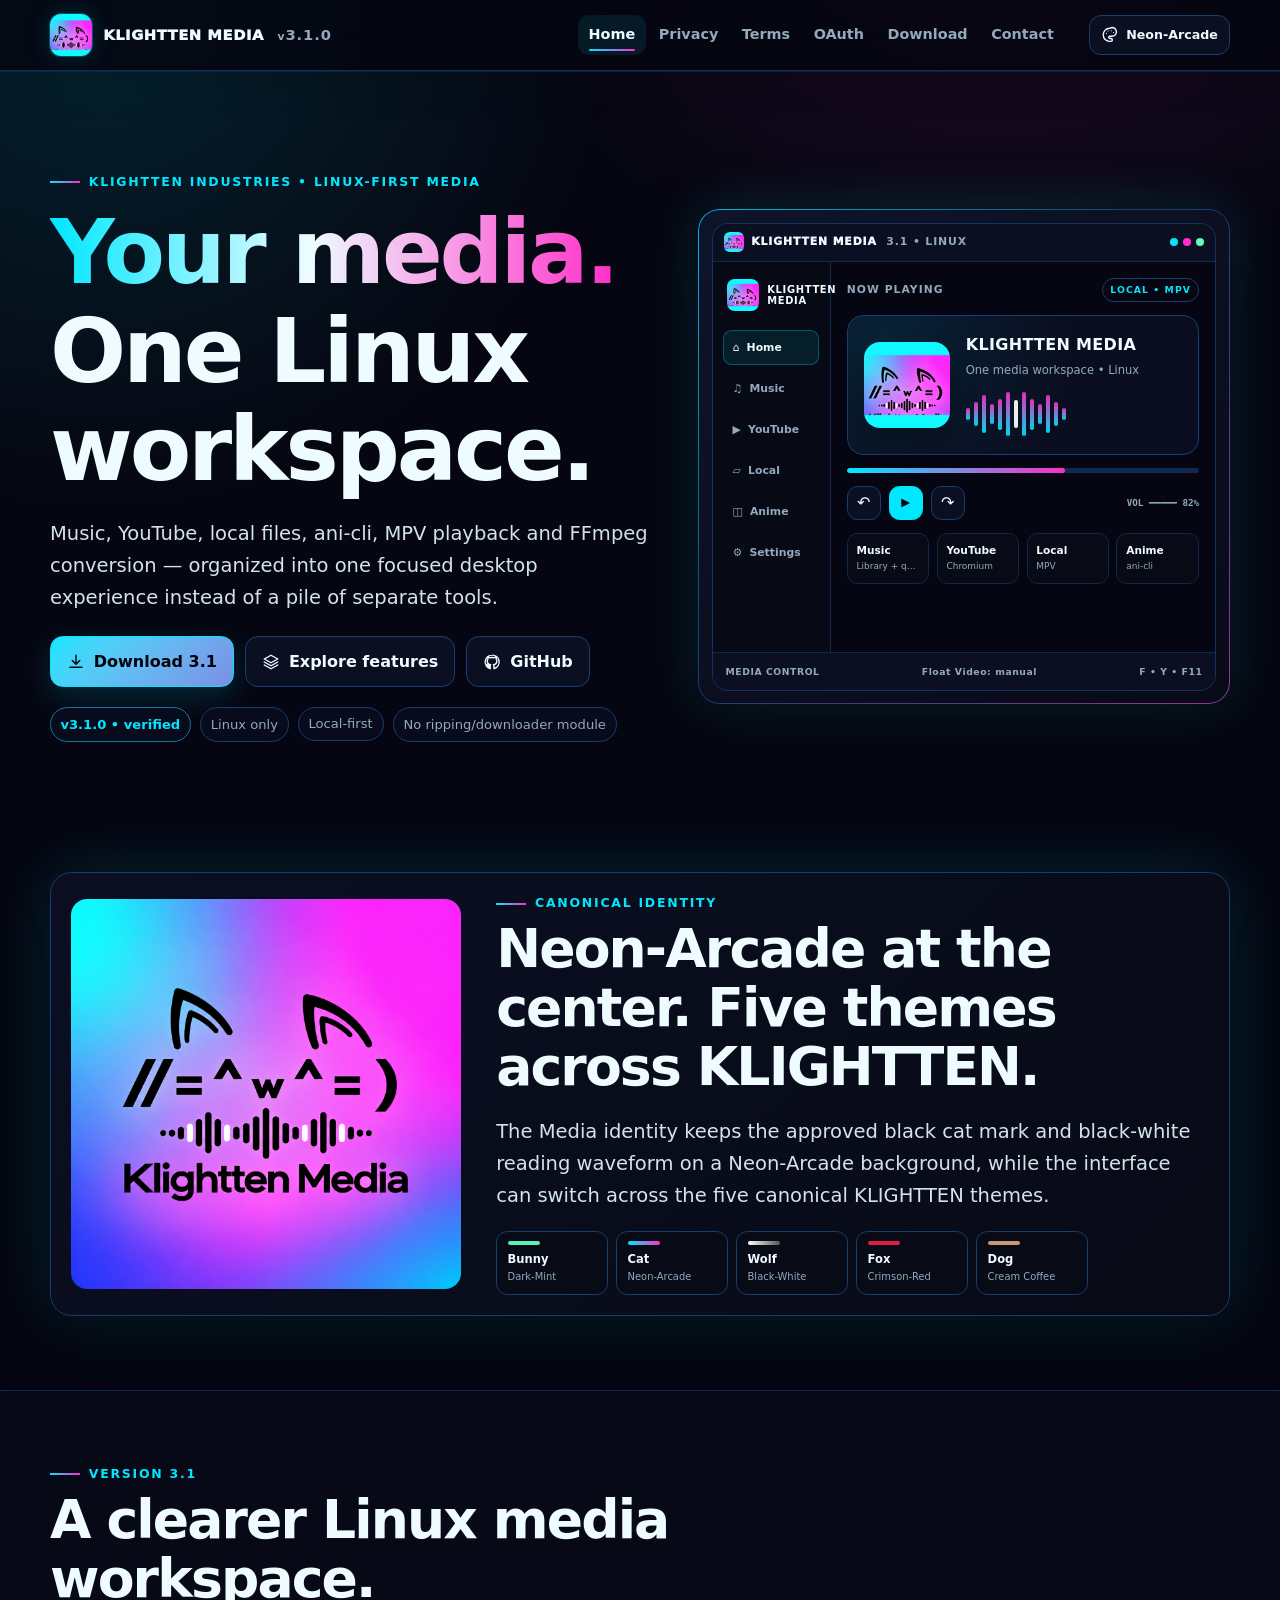
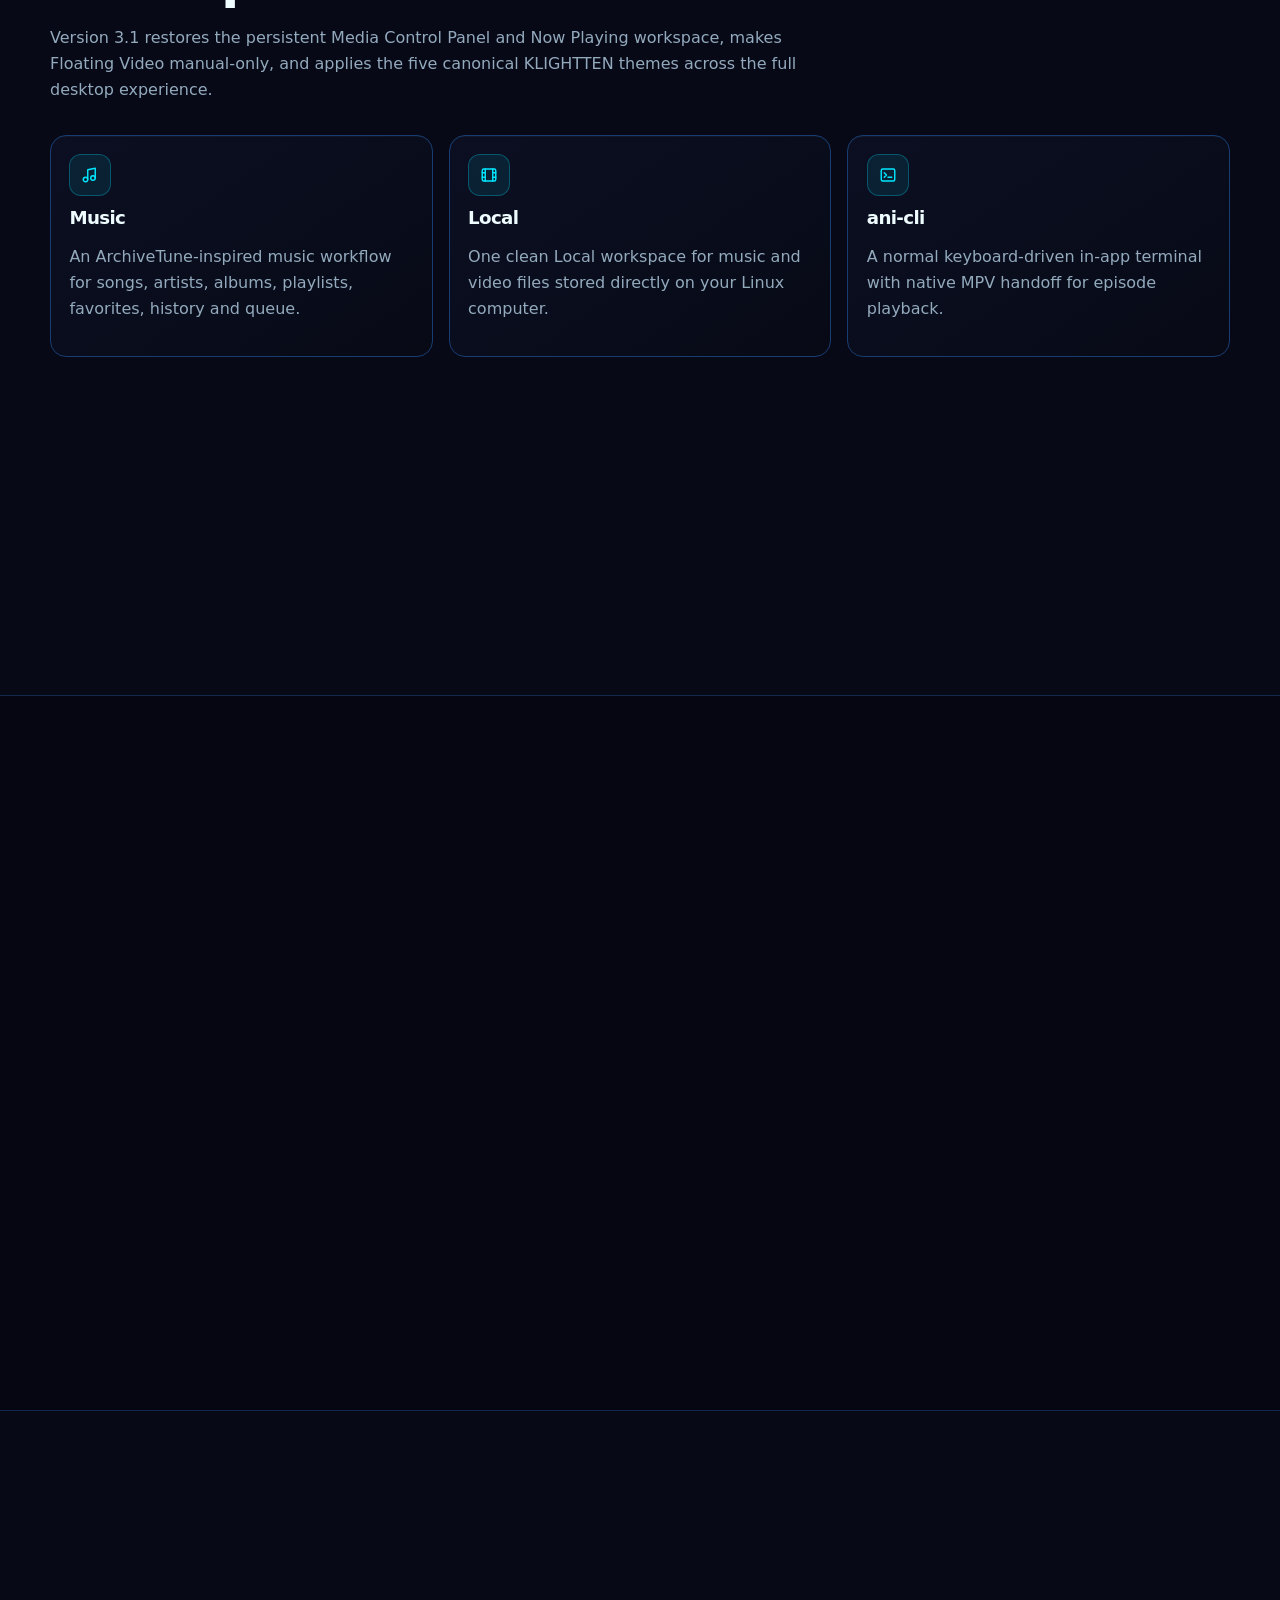
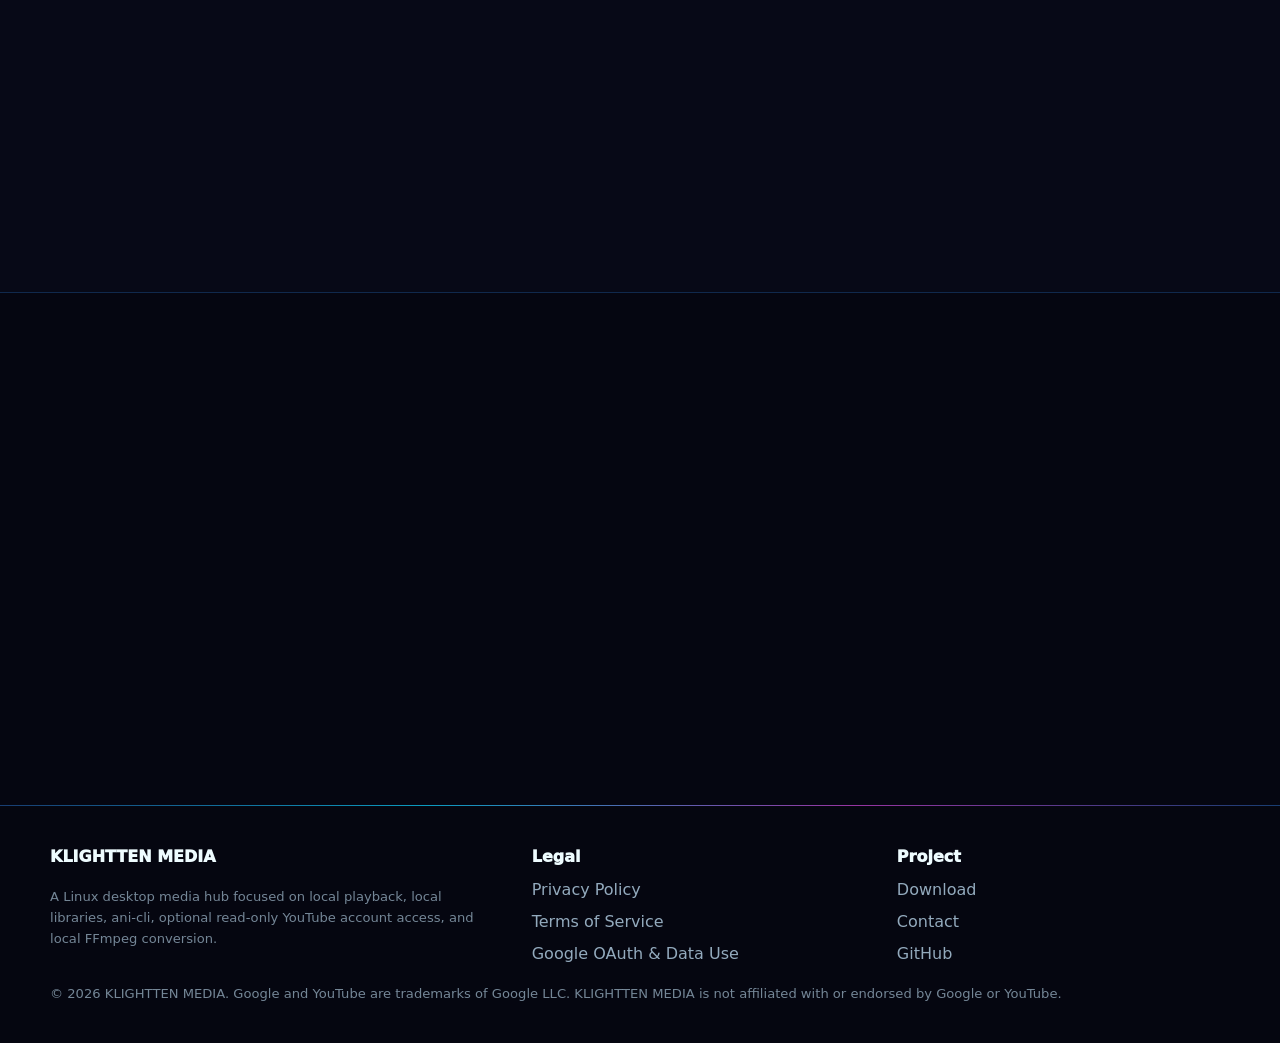
<file: index.html>
<!doctype html>
<html lang="en" data-theme="neon-arcade">
<head>
  <meta charset="utf-8">
  <meta name="viewport" content="width=device-width,initial-scale=1">
  <meta name="description" content="KLIGHTTEN MEDIA 3.1 is a Linux-only media workspace with a music-first library, persistent YouTube browser, local media, ani-cli, MPV and FFmpeg.">
  <meta name="theme-color" content="#00e7ff">
  <meta name="color-scheme" content="dark">
  <meta property="og:title" content="KLIGHTTEN MEDIA — Linux Desktop Media Hub">
  <meta property="og:description" content="KLIGHTTEN MEDIA 3.1 is a Linux-only media workspace with a music-first library, persistent YouTube browser, local media, ani-cli, MPV and FFmpeg.">
  <meta property="og:type" content="website">

  <link rel="canonical" href="https://jardeleza0921.github.io/KLIGHTTEN-MEDIA-SITE/">
  <meta property="og:url" content="https://jardeleza0921.github.io/KLIGHTTEN-MEDIA-SITE/">
  <meta property="og:image" content="https://jardeleza0921.github.io/KLIGHTTEN-MEDIA-SITE/assets/logo-brand.png">
  <meta property="og:image:alt" content="KLIGHTTEN MEDIA Neon-Arcade logo">
  <meta name="twitter:card" content="summary_large_image">
  <meta name="twitter:image" content="https://jardeleza0921.github.io/KLIGHTTEN-MEDIA-SITE/assets/logo-brand.png">
  <title>KLIGHTTEN MEDIA — Linux Desktop Media Hub</title>
  <link rel="icon" href="assets/logo.svg" type="image/svg+xml">
  <link rel="stylesheet" href="assets/style.css">
  <script src="assets/site-config.js"></script>
</head>
<body>
<a class="skip-link" href="#main">Skip to content</a>
<header class="site-header">
  <div class="container nav">
    <a class="brand" href="index.html"><img src="assets/logo-256.png" alt=""><span>KLIGHTTEN MEDIA</span><small>v<span data-version>3.1.0</span></small></a>
    <nav class="nav-links" data-nav-links aria-label="Primary"><a href="index.html" aria-current="page">Home</a><a href="privacy/">Privacy</a><a href="terms/">Terms</a><a href="oauth/">OAuth</a><a href="download/">Download</a><a href="contact/">Contact</a></nav>
    <div class="header-actions">
      <div class="theme-wrap">
        <button class="theme-button" type="button" data-theme-button aria-expanded="false" aria-haspopup="true" title="Change theme">
          <span data-icon="palette"></span><span data-theme-label>Neon Arcade</span>
        </button>
        <div class="theme-menu" data-theme-menu role="radiogroup" aria-label="Website theme">
          <button class="theme-option" type="button" data-theme-option="dark-mint" role="radio" aria-checked="false"><span class="theme-swatch" style="background:linear-gradient(135deg,#59f0b2,#b7ffe0)"></span><span><strong>Dark-Mint</strong><small>Bunny</small></span><span>01</span></button>
          <button class="theme-option" type="button" data-theme-option="neon-arcade" role="radio" aria-checked="true"><span class="theme-swatch" style="background:linear-gradient(135deg,#00e7ff,#ff2ec8)"></span><span><strong>Neon-Arcade</strong><small>Cat • // = ^ w ^ = )</small></span><span>02</span></button>
          <button class="theme-option" type="button" data-theme-option="black-white" role="radio" aria-checked="false"><span class="theme-swatch" style="background:linear-gradient(135deg,#f5f5f5,#333)"></span><span><strong>Black-White</strong><small>Wolf</small></span><span>03</span></button>
          <button class="theme-option" type="button" data-theme-option="crimson-red" role="radio" aria-checked="false"><span class="theme-swatch" style="background:linear-gradient(135deg,#e11d48,#ff667f)"></span><span><strong>Crimson-Red</strong><small>Fox</small></span><span>04</span></button>
          <button class="theme-option" type="button" data-theme-option="cream-coffee" role="radio" aria-checked="false"><span class="theme-swatch" style="background:linear-gradient(135deg,#ead4b0,#a8754f)"></span><span><strong>Cream Coffee</strong><small>Dog</small></span><span>05</span></button>
        </div>
      </div>
      <button class="menu-btn" type="button" data-menu-button aria-label="Open navigation" aria-expanded="false"><span data-icon="menu"></span></button>
    </div>
  </div>
</header>
<main id="main">
<section class="hero">
  <div class="container hero-grid">
    <div data-reveal>
      <div class="eyebrow">Klightten Industries • Linux-first media</div>
      <h1><span class="gradient-text">Your media.</span><br>One Linux workspace.</h1>
      <p class="lead">Music, YouTube, local files, ani-cli, MPV playback and FFmpeg conversion — organized into one focused desktop experience instead of a pile of separate tools.</p>
      <div class="actions">
        <a class="btn primary" href="download/"><span data-icon="download"></span><span>Download 3.1</span></a>
        <a class="btn" href="#features"><span data-icon="layers"></span><span>Explore features</span></a>
        <a class="btn" data-github data-github-label="GitHub link not configured" aria-disabled="true"><span data-icon="github"></span><span>GitHub</span></a>
      </div>
      <div class="status-row">
        <span class="pill version">v3.1.0 • verified</span>
        <span class="pill">Linux only</span>
        <span class="pill">Local-first</span>
        <span class="pill">No ripping/downloader module</span>
      </div>
    </div>
    <div class="app-preview product-preview" data-reveal aria-label="Stylized KLIGHTTEN MEDIA desktop preview">
      <div class="preview-window">
        <div class="preview-title">
          <div class="preview-brand"><img src="assets/logo-256.png" alt=""> KLIGHTTEN MEDIA <span>3.1 • LINUX</span></div>
          <div class="preview-dots"><span></span><span></span><span></span></div>
        </div>
        <div class="product-layout">
          <aside class="product-side">
            <div class="product-side-brand"><img src="assets/logo-256.png" alt=""><strong>KLIGHTTEN<br>MEDIA</strong></div>
            <span class="product-nav active">⌂ <b>Home</b></span>
            <span class="product-nav">♫ <b>Music</b></span>
            <span class="product-nav">▶ <b>YouTube</b></span>
            <span class="product-nav">▱ <b>Local</b></span>
            <span class="product-nav">◫ <b>Anime</b></span>
            <span class="product-nav">⚙ <b>Settings</b></span>
          </aside>
          <div class="product-main">
            <div class="product-topline"><span>NOW PLAYING</span><span class="tiny-pill">LOCAL • MPV</span></div>
            <div class="product-now">
              <div class="product-art"><img src="assets/logo-256.png" alt=""></div>
              <div class="product-track">
                <strong>KLIGHTTEN MEDIA</strong>
                <span>One media workspace • Linux</span>
                <div class="wave-bars" aria-hidden="true">
                  <i></i><i></i><i></i><i></i><i></i><i></i><i></i><i></i><i></i><i></i><i></i><i></i><i></i>
                </div>
              </div>
            </div>
            <div class="product-progress"><span></span></div>
            <div class="product-controls">
              <button type="button" tabindex="-1">↶</button>
              <button class="play-control" type="button" tabindex="-1">▶</button>
              <button type="button" tabindex="-1">↷</button>
              <div class="product-volume">VOL ━━━━━ 82%</div>
            </div>
            <div class="product-source-grid">
              <span><b>Music</b><small>Library + queue</small></span>
              <span><b>YouTube</b><small>Chromium</small></span>
              <span><b>Local</b><small>MPV</small></span>
              <span><b>Anime</b><small>ani-cli</small></span>
            </div>
          </div>
        </div>
        <div class="product-footer"><span>MEDIA CONTROL</span><span>Float Video: manual</span><span>F • Y • F11</span></div>
      </div>
    </div>
  </div>
</section>

<section class="section brand-section">
  <div class="container brand-showcase" data-reveal>
    <div class="brand-image-wrap"><img src="assets/logo-brand.png" alt="KLIGHTTEN MEDIA canonical Neon-Arcade logo"></div>
    <div>
      <div class="eyebrow">Canonical identity</div>
      <h2>Neon-Arcade at the center. Five themes across KLIGHTTEN.</h2>
      <p class="lead">The Media identity keeps the approved black cat mark and black-white reading waveform on a Neon-Arcade background, while the interface can switch across the five canonical KLIGHTTEN themes.</p>
      <div class="theme-token-row" aria-label="Canonical KLIGHTTEN themes">
        <span class="theme-token mint"><b>Bunny</b><small>Dark-Mint</small></span>
        <span class="theme-token neon"><b>Cat</b><small>Neon-Arcade</small></span>
        <span class="theme-token mono"><b>Wolf</b><small>Black-White</small></span>
        <span class="theme-token red"><b>Fox</b><small>Crimson-Red</small></span>
        <span class="theme-token coffee"><b>Dog</b><small>Cream Coffee</small></span>
      </div>
    </div>
  </div>
</section>

<section class="section alt" id="features">
  <div class="container">
    <div class="section-head" data-reveal><div class="eyebrow">Version 3.1</div><h2>A clearer Linux media workspace.</h2><p>Version 3.1 restores the persistent Media Control Panel and Now Playing workspace, makes Floating Video manual-only, and applies the five canonical KLIGHTTEN themes across the full desktop experience.</p></div>
    <div class="grid-3">
      <article class="card feature" data-reveal><div class="feature-icon"><span data-icon="music"></span></div><h3>Music</h3><p>An ArchiveTune-inspired music workflow for songs, artists, albums, playlists, favorites, history and queue.</p></article>
      <article class="card feature" data-reveal><div class="feature-icon"><span data-icon="film"></span></div><h3>Local</h3><p>One clean Local workspace for music and video files stored directly on your Linux computer.</p></article>
      <article class="card feature" data-reveal><div class="feature-icon"><span data-icon="terminal"></span></div><h3>ani-cli</h3><p>A normal keyboard-driven in-app terminal with native MPV handoff for episode playback.</p></article>
      <article class="card feature" data-reveal><div class="feature-icon"><span data-icon="play"></span></div><h3>YouTube Browser</h3><p>A persistent Qt WebEngine/Chromium browser for normal YouTube videos, channels, playlists, searches and account pages.</p></article>
      <article class="card feature" data-reveal><div class="feature-icon"><span data-icon="convert"></span></div><h3>Local Converter</h3><p>Convert files already on your computer to MP3 or MP4 with FFmpeg. No downloader/ripping module is included.</p></article>
      <article class="card feature" data-reveal><div class="feature-icon"><span data-icon="layers"></span></div><h3>Five Canonical Themes</h3><p>Dark-Mint, Neon-Arcade, Black-White, Crimson-Red and Cream Coffee — the five canonical KLIGHTTEN themes.</p></article>
    </div>
  </div>
</section>

<section class="value-strip">
  <div class="container value-grid" data-reveal>
    <div><strong>Linux-only</strong><span>Designed around a real Linux desktop workflow.</span></div>
    <div><strong>Local-first</strong><span>Your own media stays central to the experience.</span></div>
    <div><strong>Separated engines</strong><span>MPV, Chromium and FFmpeg each do the job they handle best.</span></div>
  </div>
</section>

<section class="section">
  <div class="container grid-2">
    <div data-reveal>
      <div class="eyebrow">Playback routing</div>
      <h2>Automatic where it should be.</h2>
      <p class="lead">You no longer need to choose between several local player engines. KLIGHTTEN routes media to the compatible playback path automatically.</p>
      <div class="command-bar"><span class="prompt">KLIGHTTEN</span><span>Music/Local/ani-cli → MPV • YouTube website → Chromium • Conversion → FFmpeg</span></div>
    </div>
    <div class="card feature-list" data-reveal>
      <div class="feature-line"><div class="mini-icon"><span data-icon="music"></span></div><div><strong>Audio library</strong><span>MPV first, with an emergency local-audio fallback if MPV is unavailable.</span></div></div>
      <div class="feature-line"><div class="mini-icon"><span data-icon="film"></span></div><div><strong>Movies &amp; video files</strong><span>Native MPV video surface integrated with KLIGHTTEN’s Now Playing view.</span></div></div>
      <div class="feature-line"><div class="mini-icon"><span data-icon="terminal"></span></div><div><strong>Anime playback</strong><span>ani-cli stays keyboard-driven while video hands off to the same MPV media path.</span></div></div>
      <div class="feature-line"><div class="mini-icon"><span data-icon="play"></span></div><div><strong>YouTube</strong><span>Remains in Chromium/Qt WebEngine so YouTube playback uses the browser-compatible path.</span></div></div>
    </div>
  </div>
</section>

<section class="section alt">
  <div class="container">
    <div class="section-head" data-reveal><div class="eyebrow">Keyboard first</div><h2>Media controls without hunting for buttons.</h2><p>Shortcuts are disabled while typing in text fields or using the ani-cli terminal.</p></div>
    <div class="keyboard-grid" data-reveal>
      <div class="key-card"><span>Play / Pause</span><kbd>Space</kbd></div>
      <div class="key-card"><span>Mute</span><kbd>M</kbd></div>
      <div class="key-card"><span>Exit app</span><kbd>Ctrl + Esc</kbd></div>
      <div class="key-card"><span>Forward 10s</span><kbd>→</kbd></div>
      <div class="key-card"><span>Shuffle</span><kbd>S</kbd></div>
      <div class="key-card"><span>MPV fullscreen</span><kbd>F</kbd></div>
      <div class="key-card"><span>YouTube fullscreen</span><kbd>Y</kbd></div>
      <div class="key-card"><span>App fullscreen</span><kbd>F11</kbd></div>
    </div>
  </div>
</section>

<section class="section">
  <div class="container grid-2">
    <div data-reveal><div class="eyebrow">Google data</div><h2>Optional and read-only.</h2><p class="lead">You can use KLIGHTTEN MEDIA without connecting Google. If you choose to connect YouTube, the app requests read-only access for the connected-account features shown inside the app.</p><div class="actions"><a class="btn primary" href="oauth/"><span data-icon="shield"></span><span>Read OAuth disclosure</span></a><a class="btn" href="privacy/"><span data-icon="lock"></span><span>Privacy policy</span></a></div></div>
    <div class="card feature-list" data-reveal>
      <div class="feature-line"><div class="mini-icon"><span data-icon="user"></span></div><div><strong>User-facing account data</strong><span>Channel/account identity, playlists, subscriptions and liked videos are shown only for app features you use.</span></div></div>
      <div class="feature-line"><div class="mini-icon"><span data-icon="lock"></span></div><div><strong>Local token storage</strong><span>Authorization tokens are stored on your device so the connected account can remain signed in.</span></div></div>
      <div class="feature-line"><div class="mini-icon"><span data-icon="shield"></span></div><div><strong>No write actions</strong><span>The current scope does not upload, delete, comment, rate or edit YouTube content.</span></div></div>
    </div>
  </div>
</section>
</main>
<footer class="site-footer">
  <div class="container footer-grid">
    <div><div class="footer-title">KLIGHTTEN MEDIA</div><div class="footer-small">A Linux desktop media hub focused on local playback, local libraries, ani-cli, optional read-only YouTube account access, and local FFmpeg conversion.</div></div>
    <div><div class="footer-title">Legal</div><div class="footer-links"><a href="privacy/">Privacy Policy</a><a href="terms/">Terms of Service</a><a href="oauth/">Google OAuth &amp; Data Use</a></div></div>
    <div><div class="footer-title">Project</div><div class="footer-links"><a href="download/">Download</a><a href="contact/">Contact</a><a data-github data-github-label="GitHub link not configured" aria-disabled="true">GitHub</a></div></div>
  </div>
  <div class="container footer-small">© <span data-year></span> KLIGHTTEN MEDIA. Google and YouTube are trademarks of Google LLC. KLIGHTTEN MEDIA is not affiliated with or endorsed by Google or YouTube.</div>
</footer><script src="assets/site.js"></script>
</body>
</html>
</file>
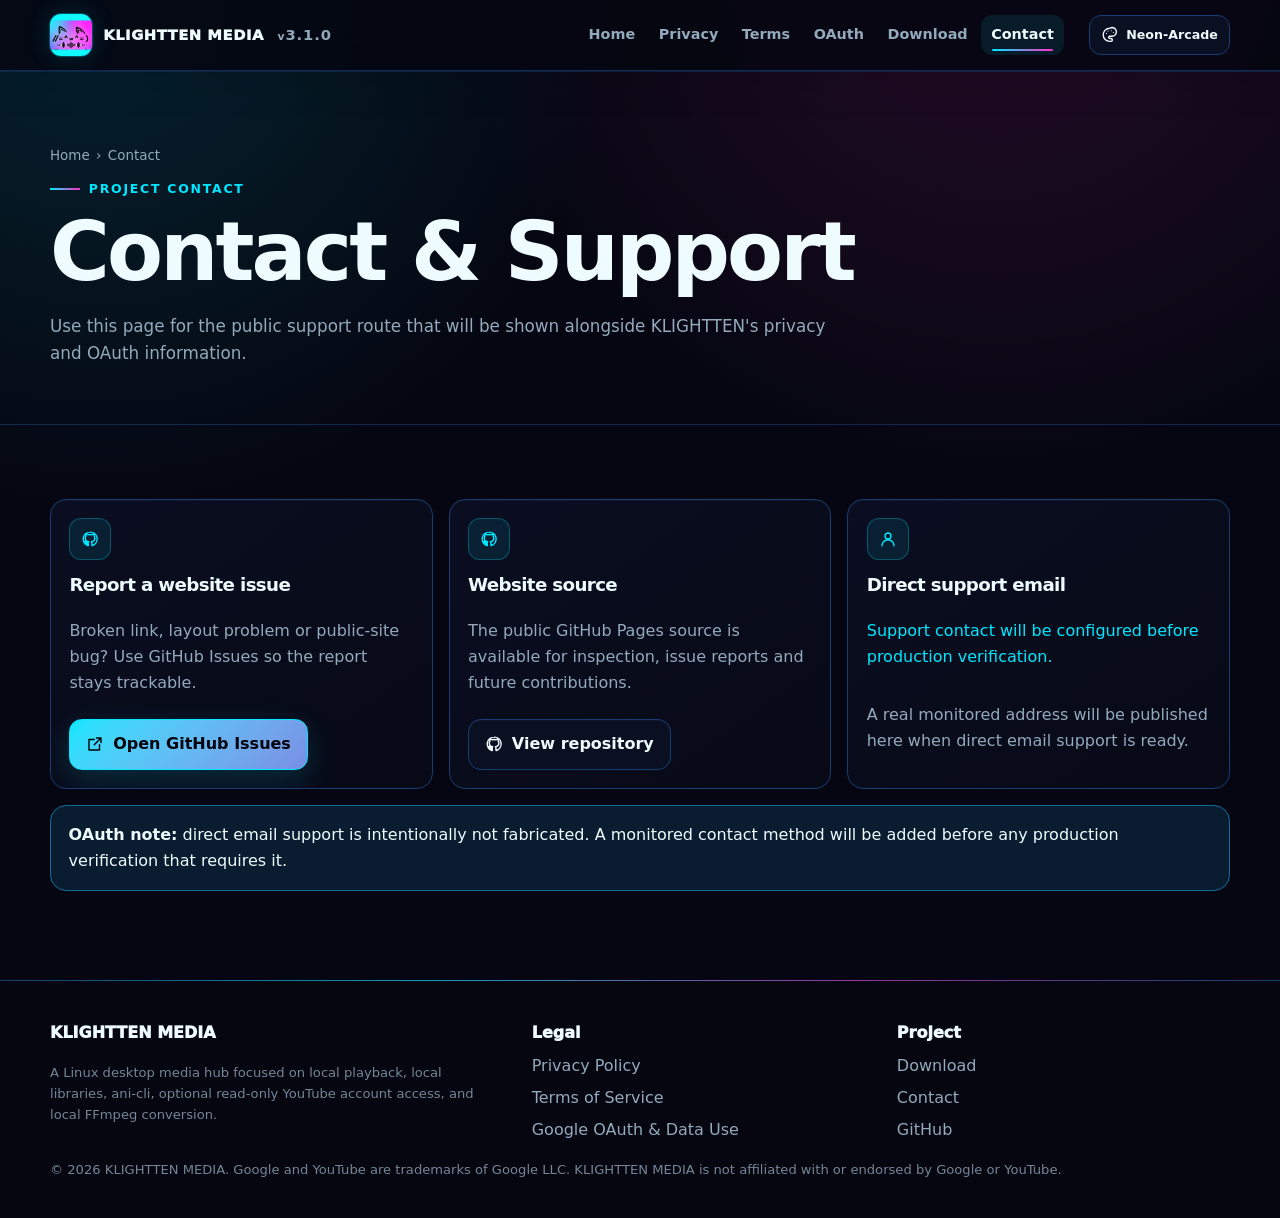
<file: contact/index.html>
<!doctype html>
<html lang="en" data-theme="neon-arcade">
<head>
  <meta charset="utf-8">
  <meta name="viewport" content="width=device-width,initial-scale=1">
  <meta name="description" content="Contact and project support information for KLIGHTTEN MEDIA.">
  <meta name="theme-color" content="#00e7ff">
  <meta name="color-scheme" content="dark">
  <meta property="og:title" content="Contact — KLIGHTTEN MEDIA">
  <meta property="og:description" content="Contact and project support information for KLIGHTTEN MEDIA.">
  <meta property="og:type" content="website">

  <link rel="canonical" href="https://jardeleza0921.github.io/KLIGHTTEN-MEDIA-SITE/contact/">
  <meta property="og:url" content="https://jardeleza0921.github.io/KLIGHTTEN-MEDIA-SITE/contact/">
  <meta property="og:image" content="https://jardeleza0921.github.io/KLIGHTTEN-MEDIA-SITE/assets/logo-brand.png">
  <meta property="og:image:alt" content="KLIGHTTEN MEDIA Neon-Arcade logo">
  <meta name="twitter:card" content="summary_large_image">
  <meta name="twitter:image" content="https://jardeleza0921.github.io/KLIGHTTEN-MEDIA-SITE/assets/logo-brand.png">
  <title>Contact — KLIGHTTEN MEDIA</title>
  <link rel="icon" href="../assets/logo.svg" type="image/svg+xml">
  <link rel="stylesheet" href="../assets/style.css">
  <script src="../assets/site-config.js"></script>
</head>
<body>
<a class="skip-link" href="#main">Skip to content</a>
<header class="site-header">
  <div class="container nav">
    <a class="brand" href="../index.html"><img src="../assets/logo-256.png" alt=""><span>KLIGHTTEN MEDIA</span><small>v<span data-version>3.1.0</span></small></a>
    <nav class="nav-links" data-nav-links aria-label="Primary"><a href="../index.html">Home</a><a href="../privacy/">Privacy</a><a href="../terms/">Terms</a><a href="../oauth/">OAuth</a><a href="../download/">Download</a><a href="../contact/" aria-current="page">Contact</a></nav>
    <div class="header-actions">
      <div class="theme-wrap">
        <button class="theme-button" type="button" data-theme-button aria-expanded="false" aria-haspopup="true" title="Change theme">
          <span data-icon="palette"></span><span data-theme-label>Neon Arcade</span>
        </button>
        <div class="theme-menu" data-theme-menu role="radiogroup" aria-label="Website theme">
          <button class="theme-option" type="button" data-theme-option="dark-mint" role="radio" aria-checked="false"><span class="theme-swatch" style="background:linear-gradient(135deg,#59f0b2,#b7ffe0)"></span><span><strong>Dark-Mint</strong><small>Bunny</small></span><span>01</span></button>
          <button class="theme-option" type="button" data-theme-option="neon-arcade" role="radio" aria-checked="true"><span class="theme-swatch" style="background:linear-gradient(135deg,#00e7ff,#ff2ec8)"></span><span><strong>Neon-Arcade</strong><small>Cat • // = ^ w ^ = )</small></span><span>02</span></button>
          <button class="theme-option" type="button" data-theme-option="black-white" role="radio" aria-checked="false"><span class="theme-swatch" style="background:linear-gradient(135deg,#f5f5f5,#333)"></span><span><strong>Black-White</strong><small>Wolf</small></span><span>03</span></button>
          <button class="theme-option" type="button" data-theme-option="crimson-red" role="radio" aria-checked="false"><span class="theme-swatch" style="background:linear-gradient(135deg,#e11d48,#ff667f)"></span><span><strong>Crimson-Red</strong><small>Fox</small></span><span>04</span></button>
          <button class="theme-option" type="button" data-theme-option="cream-coffee" role="radio" aria-checked="false"><span class="theme-swatch" style="background:linear-gradient(135deg,#ead4b0,#a8754f)"></span><span><strong>Cream Coffee</strong><small>Dog</small></span><span>05</span></button>
        </div>
      </div>
      <button class="menu-btn" type="button" data-menu-button aria-label="Open navigation" aria-expanded="false"><span data-icon="menu"></span></button>
    </div>
  </div>
</header>
<main id="main">
<section class="page-hero"><div class="container"><div class="breadcrumb"><a href="../index.html">Home</a><span>›</span><span>Contact</span></div><div class="eyebrow">Project Contact</div><h1>Contact &amp; Support</h1><p>Use this page for the public support route that will be shown alongside KLIGHTTEN's privacy and OAuth information.</p></div></section>
<section class="section">
  <div class="container grid-3 contact-grid">
    <div class="card feature" data-reveal>
      <div class="feature-icon"><span data-icon="github"></span></div>
      <h3>Report a website issue</h3>
      <p>Broken link, layout problem or public-site bug? Use GitHub Issues so the report stays trackable.</p>
      <div class="actions"><a class="btn primary" href="https://github.com/Jardeleza0921/KLIGHTTEN-MEDIA-SITE/issues" target="_blank" rel="noopener"><span data-icon="external"></span><span>Open GitHub Issues</span></a></div>
    </div>
    <div class="card feature" data-reveal>
      <div class="feature-icon"><span data-icon="github"></span></div>
      <h3>Website source</h3>
      <p>The public GitHub Pages source is available for inspection, issue reports and future contributions.</p>
      <div class="actions"><a class="btn" data-github target="_blank" rel="noopener"><span data-icon="github"></span><span>View repository</span></a></div>
    </div>
    <div class="card feature" data-reveal>
      <div class="feature-icon"><span data-icon="user"></span></div>
      <h3>Direct support email</h3>
      <p><a data-support aria-disabled="true">Support contact will be configured before production verification.</a></p>
      <p class="muted">A real monitored address will be published here when direct email support is ready.</p>
    </div>
  </div>
  <div class="container"><div class="info" data-reveal><strong>OAuth note:</strong> direct email support is intentionally not fabricated. A monitored contact method will be added before any production verification that requires it.</div></div>
</section>
</main>
<footer class="site-footer">
  <div class="container footer-grid">
    <div><div class="footer-title">KLIGHTTEN MEDIA</div><div class="footer-small">A Linux desktop media hub focused on local playback, local libraries, ani-cli, optional read-only YouTube account access, and local FFmpeg conversion.</div></div>
    <div><div class="footer-title">Legal</div><div class="footer-links"><a href="../privacy/">Privacy Policy</a><a href="../terms/">Terms of Service</a><a href="../oauth/">Google OAuth &amp; Data Use</a></div></div>
    <div><div class="footer-title">Project</div><div class="footer-links"><a href="../download/">Download</a><a href="../contact/">Contact</a><a data-github data-github-label="GitHub link not configured" aria-disabled="true">GitHub</a></div></div>
  </div>
  <div class="container footer-small">© <span data-year></span> KLIGHTTEN MEDIA. Google and YouTube are trademarks of Google LLC. KLIGHTTEN MEDIA is not affiliated with or endorsed by Google or YouTube.</div>
</footer><script src="../assets/site.js"></script>
</body>
</html>
</file>
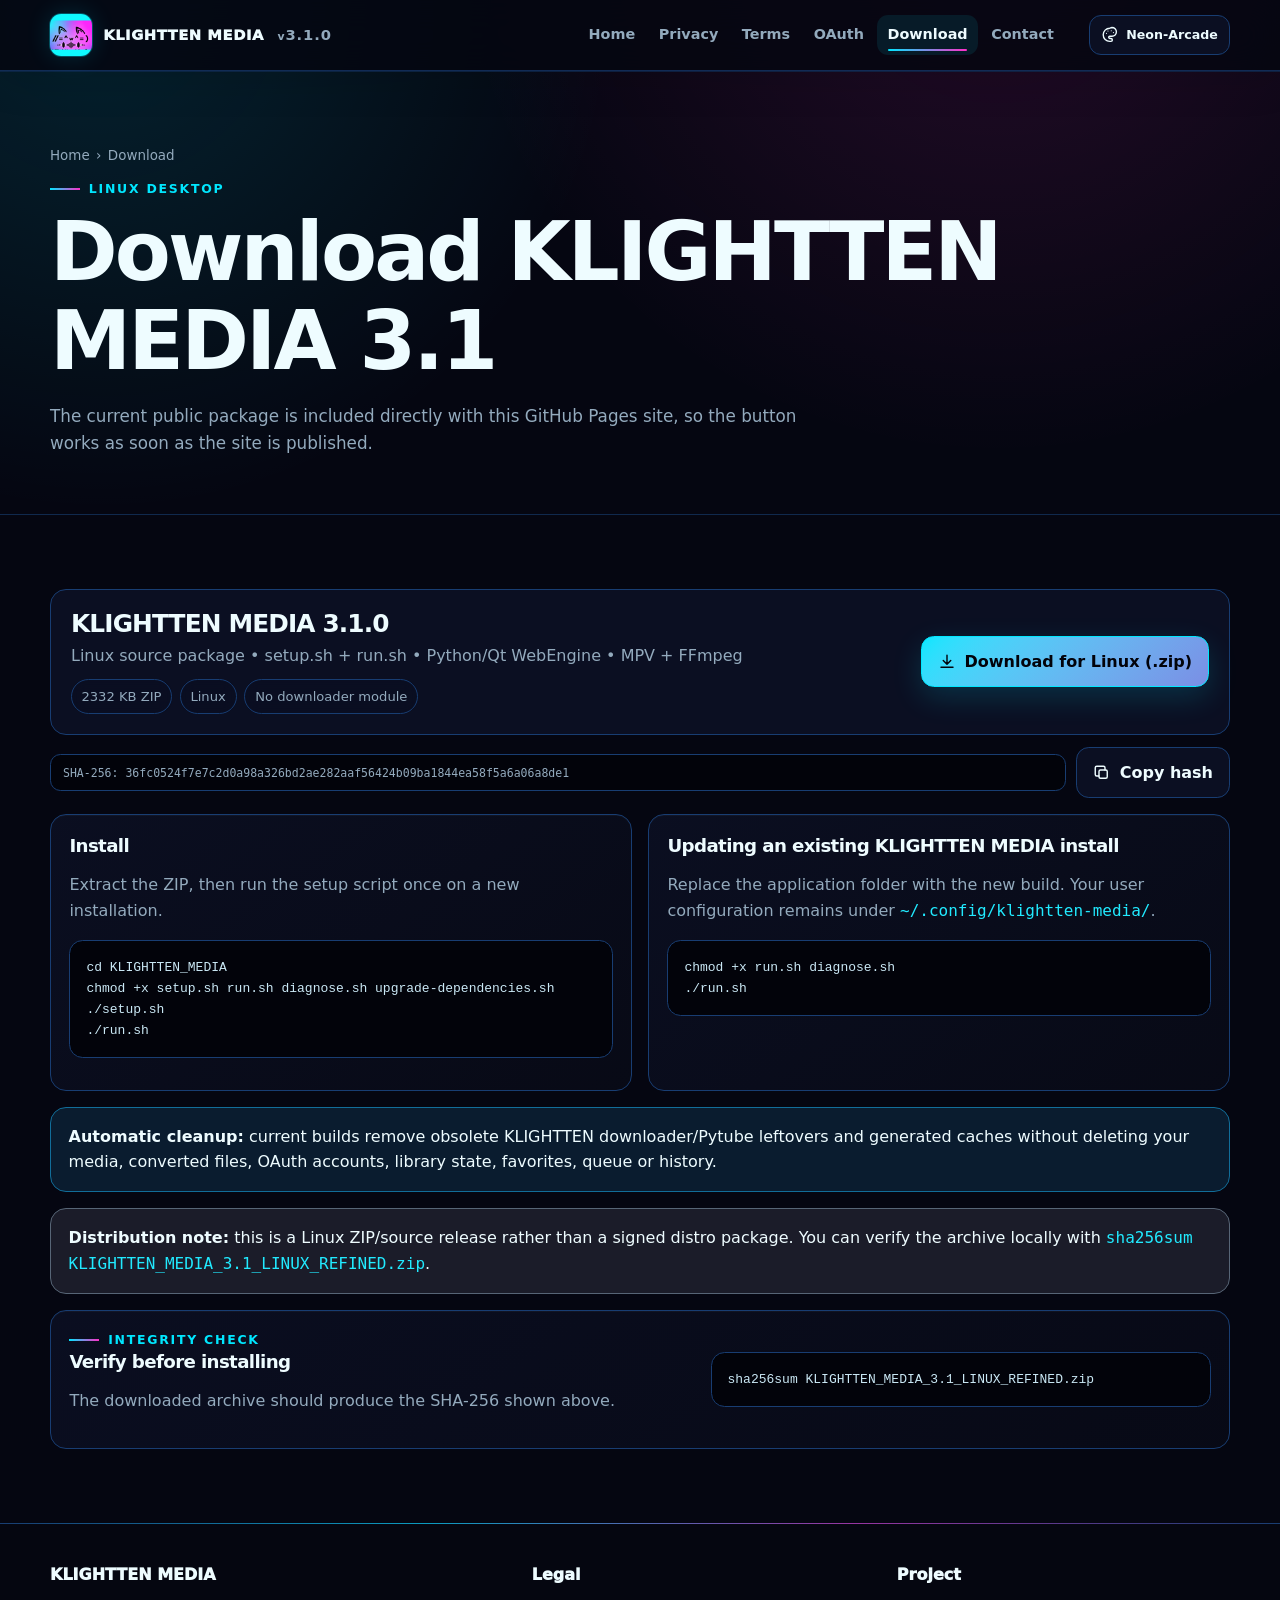
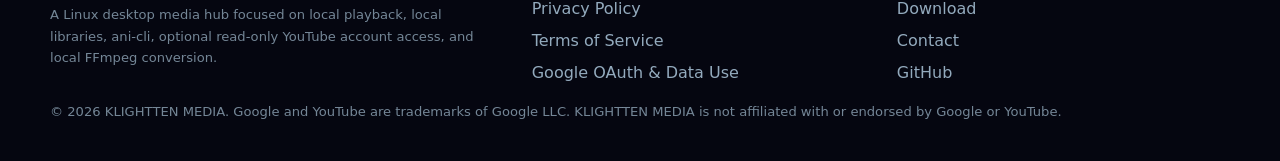
<file: download/index.html>
<!doctype html>
<html lang="en" data-theme="neon-arcade">
<head>
  <meta charset="utf-8">
  <meta name="viewport" content="width=device-width,initial-scale=1">
  <meta name="description" content="Download the KLIGHTTEN MEDIA 3.1 Linux source package and see installation requirements.">
  <meta name="theme-color" content="#00e7ff">
  <meta name="color-scheme" content="dark">
  <meta property="og:title" content="Download KLIGHTTEN MEDIA 3.1">
  <meta property="og:description" content="Download the KLIGHTTEN MEDIA 3.1 Linux source package and see installation requirements.">
  <meta property="og:type" content="website">

  <link rel="canonical" href="https://jardeleza0921.github.io/KLIGHTTEN-MEDIA-SITE/download/">
  <meta property="og:url" content="https://jardeleza0921.github.io/KLIGHTTEN-MEDIA-SITE/download/">
  <meta property="og:image" content="https://jardeleza0921.github.io/KLIGHTTEN-MEDIA-SITE/assets/logo-brand.png">
  <meta property="og:image:alt" content="KLIGHTTEN MEDIA Neon-Arcade logo">
  <meta name="twitter:card" content="summary_large_image">
  <meta name="twitter:image" content="https://jardeleza0921.github.io/KLIGHTTEN-MEDIA-SITE/assets/logo-brand.png">
  <title>Download KLIGHTTEN MEDIA 3.1</title>
  <link rel="icon" href="../assets/logo.svg" type="image/svg+xml">
  <link rel="stylesheet" href="../assets/style.css">
  <script src="../assets/site-config.js"></script>
</head>
<body>
<a class="skip-link" href="#main">Skip to content</a>
<header class="site-header">
  <div class="container nav">
    <a class="brand" href="../index.html"><img src="../assets/logo-256.png" alt=""><span>KLIGHTTEN MEDIA</span><small>v<span data-version>3.1.0</span></small></a>
    <nav class="nav-links" data-nav-links aria-label="Primary"><a href="../index.html">Home</a><a href="../privacy/">Privacy</a><a href="../terms/">Terms</a><a href="../oauth/">OAuth</a><a href="../download/" aria-current="page">Download</a><a href="../contact/">Contact</a></nav>
    <div class="header-actions">
      <div class="theme-wrap">
        <button class="theme-button" type="button" data-theme-button aria-expanded="false" aria-haspopup="true" title="Change theme">
          <span data-icon="palette"></span><span data-theme-label>Neon Arcade</span>
        </button>
        <div class="theme-menu" data-theme-menu role="radiogroup" aria-label="Website theme">
          <button class="theme-option" type="button" data-theme-option="dark-mint" role="radio" aria-checked="false"><span class="theme-swatch" style="background:linear-gradient(135deg,#59f0b2,#b7ffe0)"></span><span><strong>Dark-Mint</strong><small>Bunny</small></span><span>01</span></button>
          <button class="theme-option" type="button" data-theme-option="neon-arcade" role="radio" aria-checked="true"><span class="theme-swatch" style="background:linear-gradient(135deg,#00e7ff,#ff2ec8)"></span><span><strong>Neon-Arcade</strong><small>Cat • // = ^ w ^ = )</small></span><span>02</span></button>
          <button class="theme-option" type="button" data-theme-option="black-white" role="radio" aria-checked="false"><span class="theme-swatch" style="background:linear-gradient(135deg,#f5f5f5,#333)"></span><span><strong>Black-White</strong><small>Wolf</small></span><span>03</span></button>
          <button class="theme-option" type="button" data-theme-option="crimson-red" role="radio" aria-checked="false"><span class="theme-swatch" style="background:linear-gradient(135deg,#e11d48,#ff667f)"></span><span><strong>Crimson-Red</strong><small>Fox</small></span><span>04</span></button>
          <button class="theme-option" type="button" data-theme-option="cream-coffee" role="radio" aria-checked="false"><span class="theme-swatch" style="background:linear-gradient(135deg,#ead4b0,#a8754f)"></span><span><strong>Cream Coffee</strong><small>Dog</small></span><span>05</span></button>
        </div>
      </div>
      <button class="menu-btn" type="button" data-menu-button aria-label="Open navigation" aria-expanded="false"><span data-icon="menu"></span></button>
    </div>
  </div>
</header>
<main id="main">
<section class="page-hero"><div class="container"><div class="breadcrumb"><a href="../index.html">Home</a><span>›</span><span>Download</span></div><div class="eyebrow">Linux Desktop</div><h1>Download KLIGHTTEN MEDIA 3.1</h1><p>The current public package is included directly with this GitHub Pages site, so the button works as soon as the site is published.</p></div></section>
<section class="section"><div class="container">
  <div class="download-hero-card" data-reveal>
    <div><h2 style="font-size:1.55rem;margin:0">KLIGHTTEN MEDIA 3.1.0</h2><p class="muted" style="margin:.35rem 0 0">Linux source package • setup.sh + run.sh • Python/Qt WebEngine • MPV + FFmpeg</p><div class="download-meta"><span class="pill">2332 KB ZIP</span><span class="pill">Linux</span><span class="pill">No downloader module</span></div></div>
    <a class="btn primary" href="../downloads/KLIGHTTEN_MEDIA_3.1_LINUX_REFINED.zip" download><span data-icon="download"></span><span>Download for Linux (.zip)</span></a>
  </div>
  <div class="hash-row" data-reveal><div class="hash">SHA-256: 36fc0524f7e7c2d0a98a326bd2ae282aaf56424b09ba1844ea58f5a6a06a8de1</div><button class="btn" type="button" data-copy="36fc0524f7e7c2d0a98a326bd2ae282aaf56424b09ba1844ea58f5a6a06a8de1"><span data-icon="copy"></span><span>Copy hash</span></button></div>
  <div class="grid-2" style="margin-top:1rem">
    <div class="card" data-reveal><h3>Install</h3><p>Extract the ZIP, then run the setup script once on a new installation.</p><pre>cd KLIGHTTEN_MEDIA
chmod +x setup.sh run.sh diagnose.sh upgrade-dependencies.sh
./setup.sh
./run.sh</pre></div>
    <div class="card" data-reveal><h3>Updating an existing KLIGHTTEN MEDIA install</h3><p>Replace the application folder with the new build. Your user configuration remains under <code>~/.config/klightten-media/</code>.</p><pre>chmod +x run.sh diagnose.sh
./run.sh</pre></div>
  </div>
  <div class="info" data-reveal><strong>Automatic cleanup:</strong> current builds remove obsolete KLIGHTTEN downloader/Pytube leftovers and generated caches without deleting your media, converted files, OAuth accounts, library state, favorites, queue or history.</div>
  <div class="warning" data-reveal><strong>Distribution note:</strong> this is a Linux ZIP/source release rather than a signed distro package. You can verify the archive locally with <code>sha256sum KLIGHTTEN_MEDIA_3.1_LINUX_REFINED.zip</code>.</div>
  <div class="card verify-card" data-reveal><div><div class="eyebrow">Integrity check</div><h3>Verify before installing</h3><p class="muted">The downloaded archive should produce the SHA-256 shown above.</p></div><pre>sha256sum KLIGHTTEN_MEDIA_3.1_LINUX_REFINED.zip</pre></div>
</div></section>
</main>
<footer class="site-footer">
  <div class="container footer-grid">
    <div><div class="footer-title">KLIGHTTEN MEDIA</div><div class="footer-small">A Linux desktop media hub focused on local playback, local libraries, ani-cli, optional read-only YouTube account access, and local FFmpeg conversion.</div></div>
    <div><div class="footer-title">Legal</div><div class="footer-links"><a href="../privacy/">Privacy Policy</a><a href="../terms/">Terms of Service</a><a href="../oauth/">Google OAuth &amp; Data Use</a></div></div>
    <div><div class="footer-title">Project</div><div class="footer-links"><a href="../download/">Download</a><a href="../contact/">Contact</a><a data-github data-github-label="GitHub link not configured" aria-disabled="true">GitHub</a></div></div>
  </div>
  <div class="container footer-small">© <span data-year></span> KLIGHTTEN MEDIA. Google and YouTube are trademarks of Google LLC. KLIGHTTEN MEDIA is not affiliated with or endorsed by Google or YouTube.</div>
</footer><script src="../assets/site.js"></script>
</body>
</html>
</file>
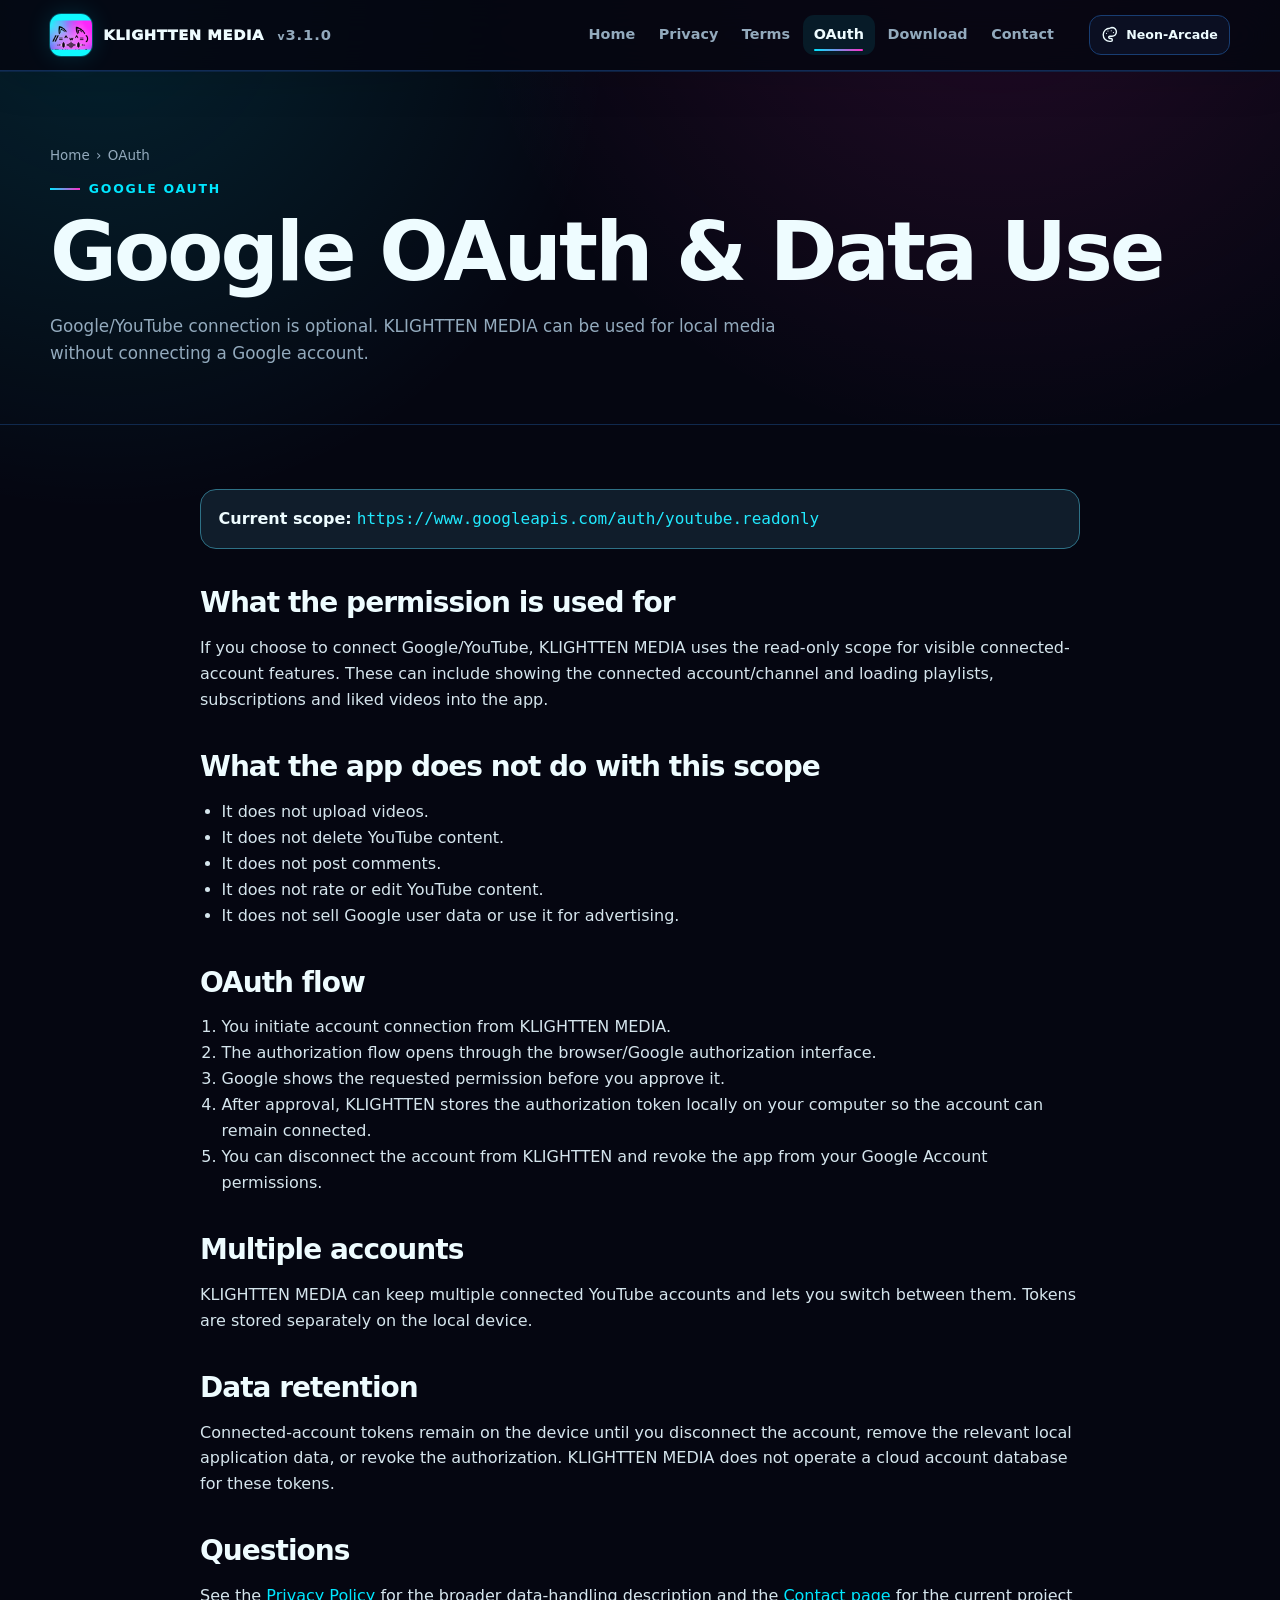
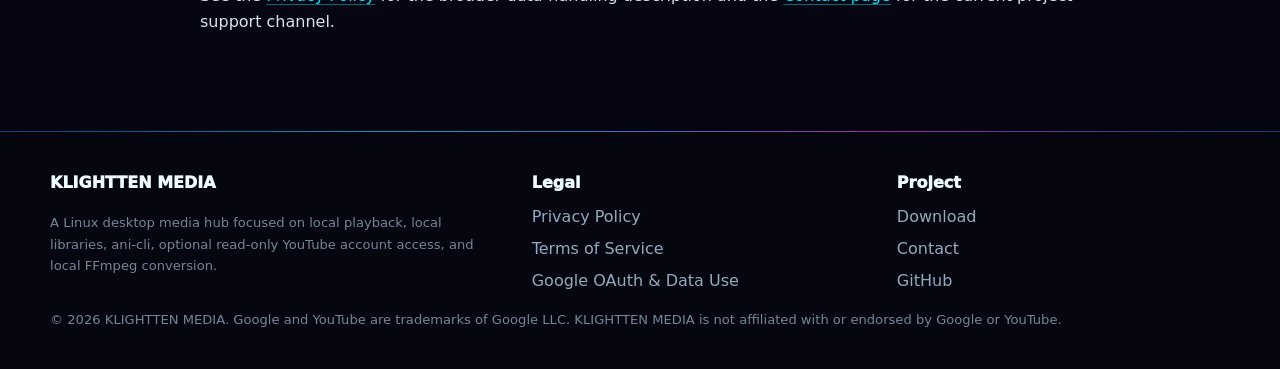
<file: oauth/index.html>
<!doctype html>
<html lang="en" data-theme="neon-arcade">
<head>
  <meta charset="utf-8">
  <meta name="viewport" content="width=device-width,initial-scale=1">
  <meta name="description" content="How KLIGHTTEN MEDIA uses the YouTube read-only OAuth scope and stores connected-account tokens.">
  <meta name="theme-color" content="#00e7ff">
  <meta name="color-scheme" content="dark">
  <meta property="og:title" content="Google OAuth &amp; Data Use — KLIGHTTEN MEDIA">
  <meta property="og:description" content="How KLIGHTTEN MEDIA uses the YouTube read-only OAuth scope and stores connected-account tokens.">
  <meta property="og:type" content="website">

  <link rel="canonical" href="https://jardeleza0921.github.io/KLIGHTTEN-MEDIA-SITE/oauth/">
  <meta property="og:url" content="https://jardeleza0921.github.io/KLIGHTTEN-MEDIA-SITE/oauth/">
  <meta property="og:image" content="https://jardeleza0921.github.io/KLIGHTTEN-MEDIA-SITE/assets/logo-brand.png">
  <meta property="og:image:alt" content="KLIGHTTEN MEDIA Neon-Arcade logo">
  <meta name="twitter:card" content="summary_large_image">
  <meta name="twitter:image" content="https://jardeleza0921.github.io/KLIGHTTEN-MEDIA-SITE/assets/logo-brand.png">
  <title>Google OAuth &amp; Data Use — KLIGHTTEN MEDIA</title>
  <link rel="icon" href="../assets/logo.svg" type="image/svg+xml">
  <link rel="stylesheet" href="../assets/style.css">
  <script src="../assets/site-config.js"></script>
</head>
<body>
<a class="skip-link" href="#main">Skip to content</a>
<header class="site-header">
  <div class="container nav">
    <a class="brand" href="../index.html"><img src="../assets/logo-256.png" alt=""><span>KLIGHTTEN MEDIA</span><small>v<span data-version>3.1.0</span></small></a>
    <nav class="nav-links" data-nav-links aria-label="Primary"><a href="../index.html">Home</a><a href="../privacy/">Privacy</a><a href="../terms/">Terms</a><a href="../oauth/" aria-current="page">OAuth</a><a href="../download/">Download</a><a href="../contact/">Contact</a></nav>
    <div class="header-actions">
      <div class="theme-wrap">
        <button class="theme-button" type="button" data-theme-button aria-expanded="false" aria-haspopup="true" title="Change theme">
          <span data-icon="palette"></span><span data-theme-label>Neon Arcade</span>
        </button>
        <div class="theme-menu" data-theme-menu role="radiogroup" aria-label="Website theme">
          <button class="theme-option" type="button" data-theme-option="dark-mint" role="radio" aria-checked="false"><span class="theme-swatch" style="background:linear-gradient(135deg,#59f0b2,#b7ffe0)"></span><span><strong>Dark-Mint</strong><small>Bunny</small></span><span>01</span></button>
          <button class="theme-option" type="button" data-theme-option="neon-arcade" role="radio" aria-checked="true"><span class="theme-swatch" style="background:linear-gradient(135deg,#00e7ff,#ff2ec8)"></span><span><strong>Neon-Arcade</strong><small>Cat • // = ^ w ^ = )</small></span><span>02</span></button>
          <button class="theme-option" type="button" data-theme-option="black-white" role="radio" aria-checked="false"><span class="theme-swatch" style="background:linear-gradient(135deg,#f5f5f5,#333)"></span><span><strong>Black-White</strong><small>Wolf</small></span><span>03</span></button>
          <button class="theme-option" type="button" data-theme-option="crimson-red" role="radio" aria-checked="false"><span class="theme-swatch" style="background:linear-gradient(135deg,#e11d48,#ff667f)"></span><span><strong>Crimson-Red</strong><small>Fox</small></span><span>04</span></button>
          <button class="theme-option" type="button" data-theme-option="cream-coffee" role="radio" aria-checked="false"><span class="theme-swatch" style="background:linear-gradient(135deg,#ead4b0,#a8754f)"></span><span><strong>Cream Coffee</strong><small>Dog</small></span><span>05</span></button>
        </div>
      </div>
      <button class="menu-btn" type="button" data-menu-button aria-label="Open navigation" aria-expanded="false"><span data-icon="menu"></span></button>
    </div>
  </div>
</header>
<main id="main">
<section class="page-hero"><div class="container"><div class="breadcrumb"><a href="../index.html">Home</a><span>›</span><span>OAuth</span></div><div class="eyebrow">Google OAuth</div><h1>Google OAuth &amp; Data Use</h1><p>Google/YouTube connection is optional. KLIGHTTEN MEDIA can be used for local media without connecting a Google account.</p></div></section>
<article class="container prose">
  <div class="notice"><strong>Current scope:</strong> <code>https://www.googleapis.com/auth/youtube.readonly</code></div>
  <h2>What the permission is used for</h2>
  <p>If you choose to connect Google/YouTube, KLIGHTTEN MEDIA uses the read-only scope for visible connected-account features. These can include showing the connected account/channel and loading playlists, subscriptions and liked videos into the app.</p>
  <h2>What the app does not do with this scope</h2>
  <ul><li>It does not upload videos.</li><li>It does not delete YouTube content.</li><li>It does not post comments.</li><li>It does not rate or edit YouTube content.</li><li>It does not sell Google user data or use it for advertising.</li></ul>
  <h2>OAuth flow</h2>
  <ol><li>You initiate account connection from KLIGHTTEN MEDIA.</li><li>The authorization flow opens through the browser/Google authorization interface.</li><li>Google shows the requested permission before you approve it.</li><li>After approval, KLIGHTTEN stores the authorization token locally on your computer so the account can remain connected.</li><li>You can disconnect the account from KLIGHTTEN and revoke the app from your Google Account permissions.</li></ol>
  <h2>Multiple accounts</h2>
  <p>KLIGHTTEN MEDIA can keep multiple connected YouTube accounts and lets you switch between them. Tokens are stored separately on the local device.</p>
  <h2>Data retention</h2>
  <p>Connected-account tokens remain on the device until you disconnect the account, remove the relevant local application data, or revoke the authorization. KLIGHTTEN MEDIA does not operate a cloud account database for these tokens.</p>
  <h2>Questions</h2>
  <p>See the <a href="../privacy/">Privacy Policy</a> for the broader data-handling description and the <a href="../contact/">Contact page</a> for the current project support channel.</p>
</article>
</main>
<footer class="site-footer">
  <div class="container footer-grid">
    <div><div class="footer-title">KLIGHTTEN MEDIA</div><div class="footer-small">A Linux desktop media hub focused on local playback, local libraries, ani-cli, optional read-only YouTube account access, and local FFmpeg conversion.</div></div>
    <div><div class="footer-title">Legal</div><div class="footer-links"><a href="../privacy/">Privacy Policy</a><a href="../terms/">Terms of Service</a><a href="../oauth/">Google OAuth &amp; Data Use</a></div></div>
    <div><div class="footer-title">Project</div><div class="footer-links"><a href="../download/">Download</a><a href="../contact/">Contact</a><a data-github data-github-label="GitHub link not configured" aria-disabled="true">GitHub</a></div></div>
  </div>
  <div class="container footer-small">© <span data-year></span> KLIGHTTEN MEDIA. Google and YouTube are trademarks of Google LLC. KLIGHTTEN MEDIA is not affiliated with or endorsed by Google or YouTube.</div>
</footer><script src="../assets/site.js"></script>
</body>
</html>
</file>
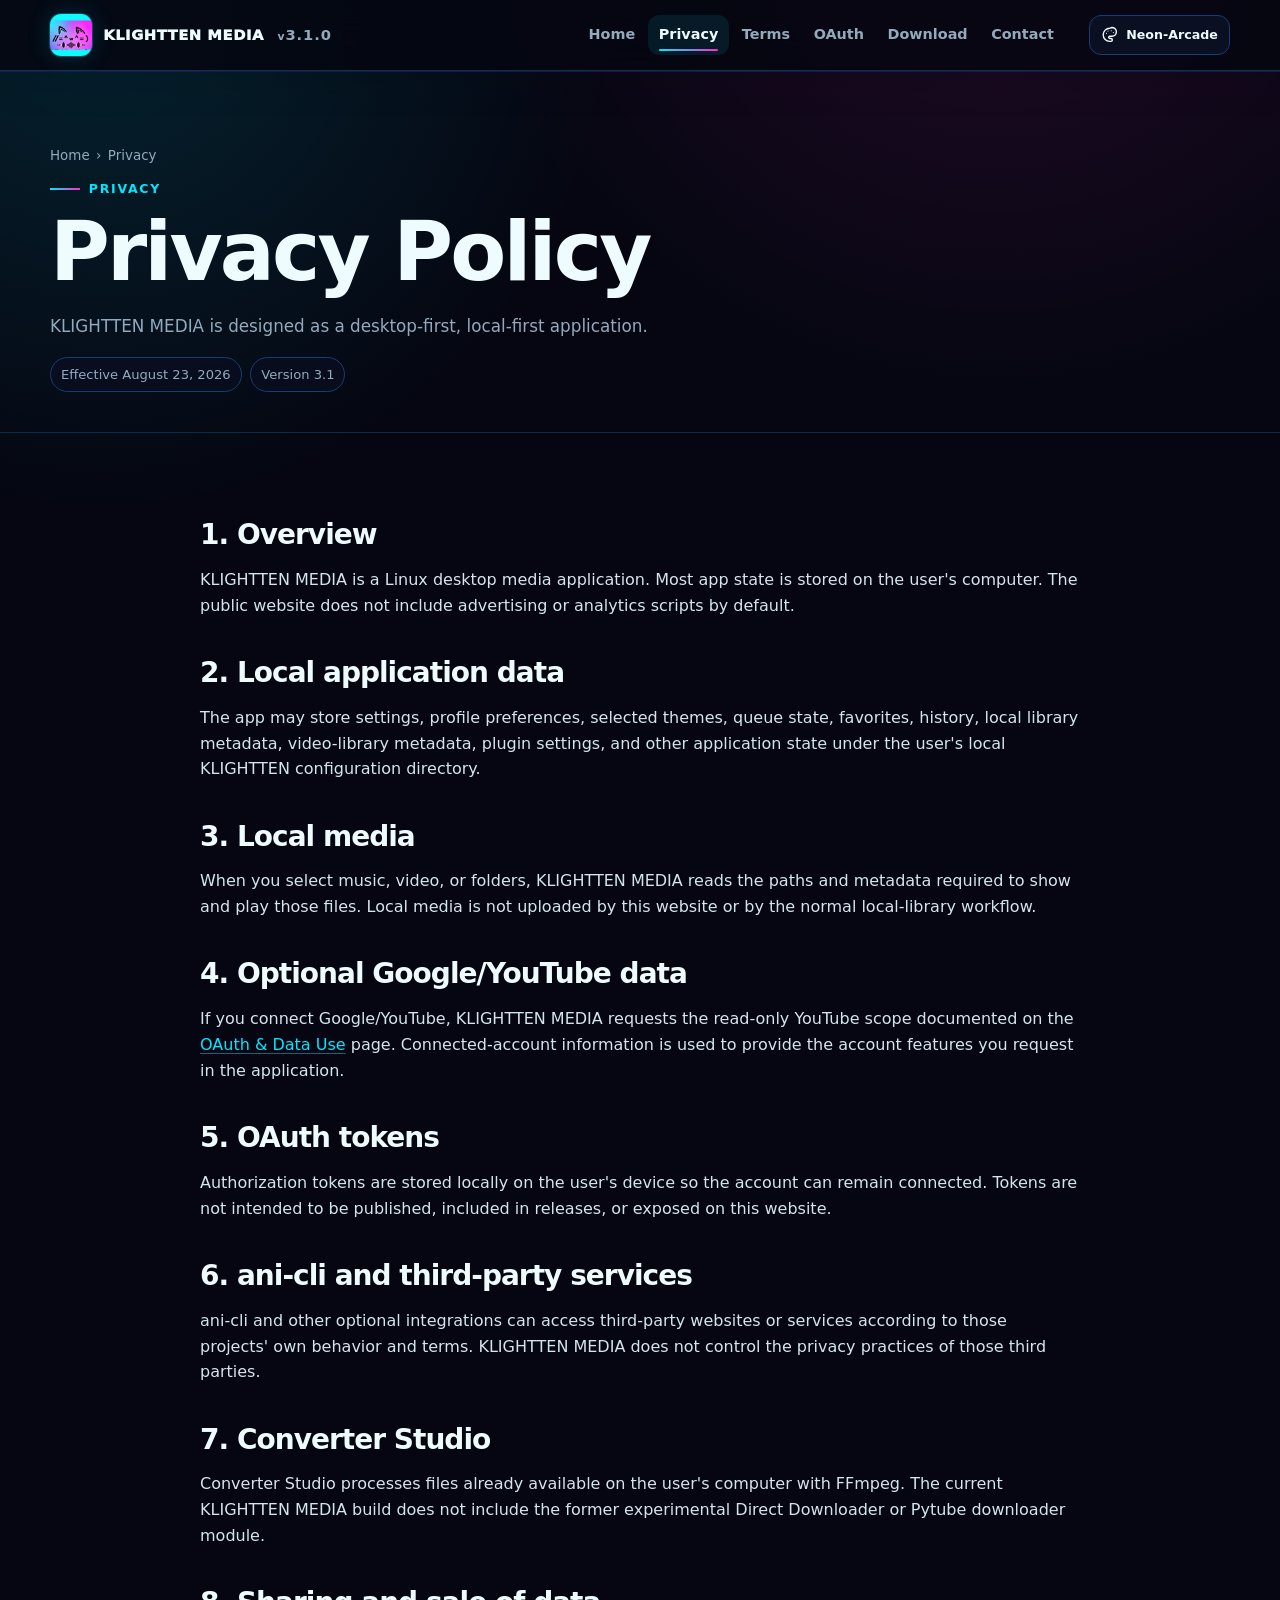
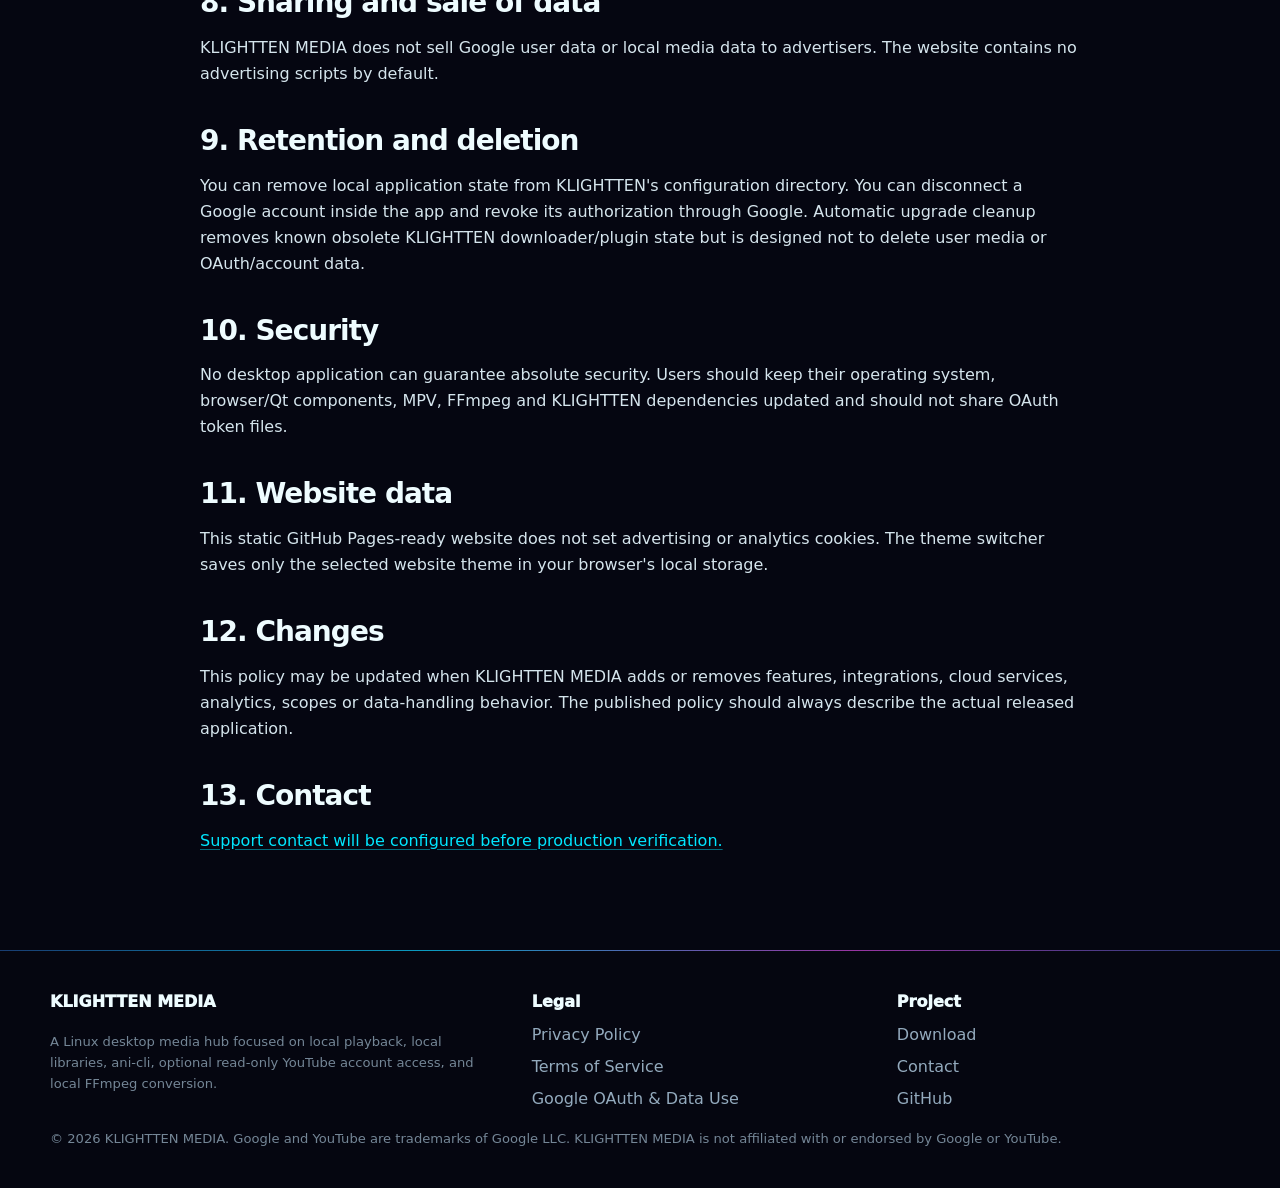
<file: privacy/index.html>
<!doctype html>
<html lang="en" data-theme="neon-arcade">
<head>
  <meta charset="utf-8">
  <meta name="viewport" content="width=device-width,initial-scale=1">
  <meta name="description" content="Privacy Policy for KLIGHTTEN MEDIA, including local app data and optional Google/YouTube account data.">
  <meta name="theme-color" content="#00e7ff">
  <meta name="color-scheme" content="dark">
  <meta property="og:title" content="Privacy Policy — KLIGHTTEN MEDIA">
  <meta property="og:description" content="Privacy Policy for KLIGHTTEN MEDIA, including local app data and optional Google/YouTube account data.">
  <meta property="og:type" content="website">

  <link rel="canonical" href="https://jardeleza0921.github.io/KLIGHTTEN-MEDIA-SITE/privacy/">
  <meta property="og:url" content="https://jardeleza0921.github.io/KLIGHTTEN-MEDIA-SITE/privacy/">
  <meta property="og:image" content="https://jardeleza0921.github.io/KLIGHTTEN-MEDIA-SITE/assets/logo-brand.png">
  <meta property="og:image:alt" content="KLIGHTTEN MEDIA Neon-Arcade logo">
  <meta name="twitter:card" content="summary_large_image">
  <meta name="twitter:image" content="https://jardeleza0921.github.io/KLIGHTTEN-MEDIA-SITE/assets/logo-brand.png">
  <title>Privacy Policy — KLIGHTTEN MEDIA</title>
  <link rel="icon" href="../assets/logo.svg" type="image/svg+xml">
  <link rel="stylesheet" href="../assets/style.css">
  <script src="../assets/site-config.js"></script>
</head>
<body>
<a class="skip-link" href="#main">Skip to content</a>
<header class="site-header">
  <div class="container nav">
    <a class="brand" href="../index.html"><img src="../assets/logo-256.png" alt=""><span>KLIGHTTEN MEDIA</span><small>v<span data-version>3.1.0</span></small></a>
    <nav class="nav-links" data-nav-links aria-label="Primary"><a href="../index.html">Home</a><a href="../privacy/" aria-current="page">Privacy</a><a href="../terms/">Terms</a><a href="../oauth/">OAuth</a><a href="../download/">Download</a><a href="../contact/">Contact</a></nav>
    <div class="header-actions">
      <div class="theme-wrap">
        <button class="theme-button" type="button" data-theme-button aria-expanded="false" aria-haspopup="true" title="Change theme">
          <span data-icon="palette"></span><span data-theme-label>Neon Arcade</span>
        </button>
        <div class="theme-menu" data-theme-menu role="radiogroup" aria-label="Website theme">
          <button class="theme-option" type="button" data-theme-option="dark-mint" role="radio" aria-checked="false"><span class="theme-swatch" style="background:linear-gradient(135deg,#59f0b2,#b7ffe0)"></span><span><strong>Dark-Mint</strong><small>Bunny</small></span><span>01</span></button>
          <button class="theme-option" type="button" data-theme-option="neon-arcade" role="radio" aria-checked="true"><span class="theme-swatch" style="background:linear-gradient(135deg,#00e7ff,#ff2ec8)"></span><span><strong>Neon-Arcade</strong><small>Cat • // = ^ w ^ = )</small></span><span>02</span></button>
          <button class="theme-option" type="button" data-theme-option="black-white" role="radio" aria-checked="false"><span class="theme-swatch" style="background:linear-gradient(135deg,#f5f5f5,#333)"></span><span><strong>Black-White</strong><small>Wolf</small></span><span>03</span></button>
          <button class="theme-option" type="button" data-theme-option="crimson-red" role="radio" aria-checked="false"><span class="theme-swatch" style="background:linear-gradient(135deg,#e11d48,#ff667f)"></span><span><strong>Crimson-Red</strong><small>Fox</small></span><span>04</span></button>
          <button class="theme-option" type="button" data-theme-option="cream-coffee" role="radio" aria-checked="false"><span class="theme-swatch" style="background:linear-gradient(135deg,#ead4b0,#a8754f)"></span><span><strong>Cream Coffee</strong><small>Dog</small></span><span>05</span></button>
        </div>
      </div>
      <button class="menu-btn" type="button" data-menu-button aria-label="Open navigation" aria-expanded="false"><span data-icon="menu"></span></button>
    </div>
  </div>
</header>
<main id="main">
<section class="page-hero"><div class="container"><div class="breadcrumb"><a href="../index.html">Home</a><span>›</span><span>Privacy</span></div><div class="eyebrow">Privacy</div><h1>Privacy Policy</h1><p>KLIGHTTEN MEDIA is designed as a desktop-first, local-first application.</p><div class="meta"><span class="pill">Effective August 23, 2026</span><span class="pill">Version 3.1</span></div></div></section>
<article class="container prose">
  <h2>1. Overview</h2>
  <p>KLIGHTTEN MEDIA is a Linux desktop media application. Most app state is stored on the user's computer. The public website does not include advertising or analytics scripts by default.</p>
  <h2>2. Local application data</h2>
  <p>The app may store settings, profile preferences, selected themes, queue state, favorites, history, local library metadata, video-library metadata, plugin settings, and other application state under the user's local KLIGHTTEN configuration directory.</p>
  <h2>3. Local media</h2>
  <p>When you select music, video, or folders, KLIGHTTEN MEDIA reads the paths and metadata required to show and play those files. Local media is not uploaded by this website or by the normal local-library workflow.</p>
  <h2>4. Optional Google/YouTube data</h2>
  <p>If you connect Google/YouTube, KLIGHTTEN MEDIA requests the read-only YouTube scope documented on the <a href="../oauth/">OAuth &amp; Data Use</a> page. Connected-account information is used to provide the account features you request in the application.</p>
  <h2>5. OAuth tokens</h2>
  <p>Authorization tokens are stored locally on the user's device so the account can remain connected. Tokens are not intended to be published, included in releases, or exposed on this website.</p>
  <h2>6. ani-cli and third-party services</h2>
  <p>ani-cli and other optional integrations can access third-party websites or services according to those projects' own behavior and terms. KLIGHTTEN MEDIA does not control the privacy practices of those third parties.</p>
  <h2>7. Converter Studio</h2>
  <p>Converter Studio processes files already available on the user's computer with FFmpeg. The current KLIGHTTEN MEDIA build does not include the former experimental Direct Downloader or Pytube downloader module.</p>
  <h2>8. Sharing and sale of data</h2>
  <p>KLIGHTTEN MEDIA does not sell Google user data or local media data to advertisers. The website contains no advertising scripts by default.</p>
  <h2>9. Retention and deletion</h2>
  <p>You can remove local application state from KLIGHTTEN's configuration directory. You can disconnect a Google account inside the app and revoke its authorization through Google. Automatic upgrade cleanup removes known obsolete KLIGHTTEN downloader/plugin state but is designed not to delete user media or OAuth/account data.</p>
  <h2>10. Security</h2>
  <p>No desktop application can guarantee absolute security. Users should keep their operating system, browser/Qt components, MPV, FFmpeg and KLIGHTTEN dependencies updated and should not share OAuth token files.</p>
  <h2>11. Website data</h2>
  <p>This static GitHub Pages-ready website does not set advertising or analytics cookies. The theme switcher saves only the selected website theme in your browser's local storage.</p>
  <h2>12. Changes</h2>
  <p>This policy may be updated when KLIGHTTEN MEDIA adds or removes features, integrations, cloud services, analytics, scopes or data-handling behavior. The published policy should always describe the actual released application.</p>
  <h2>13. Contact</h2>
  <p><a data-support aria-disabled="true">Support contact will be configured before production verification.</a></p>
</article>
</main>
<footer class="site-footer">
  <div class="container footer-grid">
    <div><div class="footer-title">KLIGHTTEN MEDIA</div><div class="footer-small">A Linux desktop media hub focused on local playback, local libraries, ani-cli, optional read-only YouTube account access, and local FFmpeg conversion.</div></div>
    <div><div class="footer-title">Legal</div><div class="footer-links"><a href="../privacy/">Privacy Policy</a><a href="../terms/">Terms of Service</a><a href="../oauth/">Google OAuth &amp; Data Use</a></div></div>
    <div><div class="footer-title">Project</div><div class="footer-links"><a href="../download/">Download</a><a href="../contact/">Contact</a><a data-github data-github-label="GitHub link not configured" aria-disabled="true">GitHub</a></div></div>
  </div>
  <div class="container footer-small">© <span data-year></span> KLIGHTTEN MEDIA. Google and YouTube are trademarks of Google LLC. KLIGHTTEN MEDIA is not affiliated with or endorsed by Google or YouTube.</div>
</footer><script src="../assets/site.js"></script>
</body>
</html>
</file>
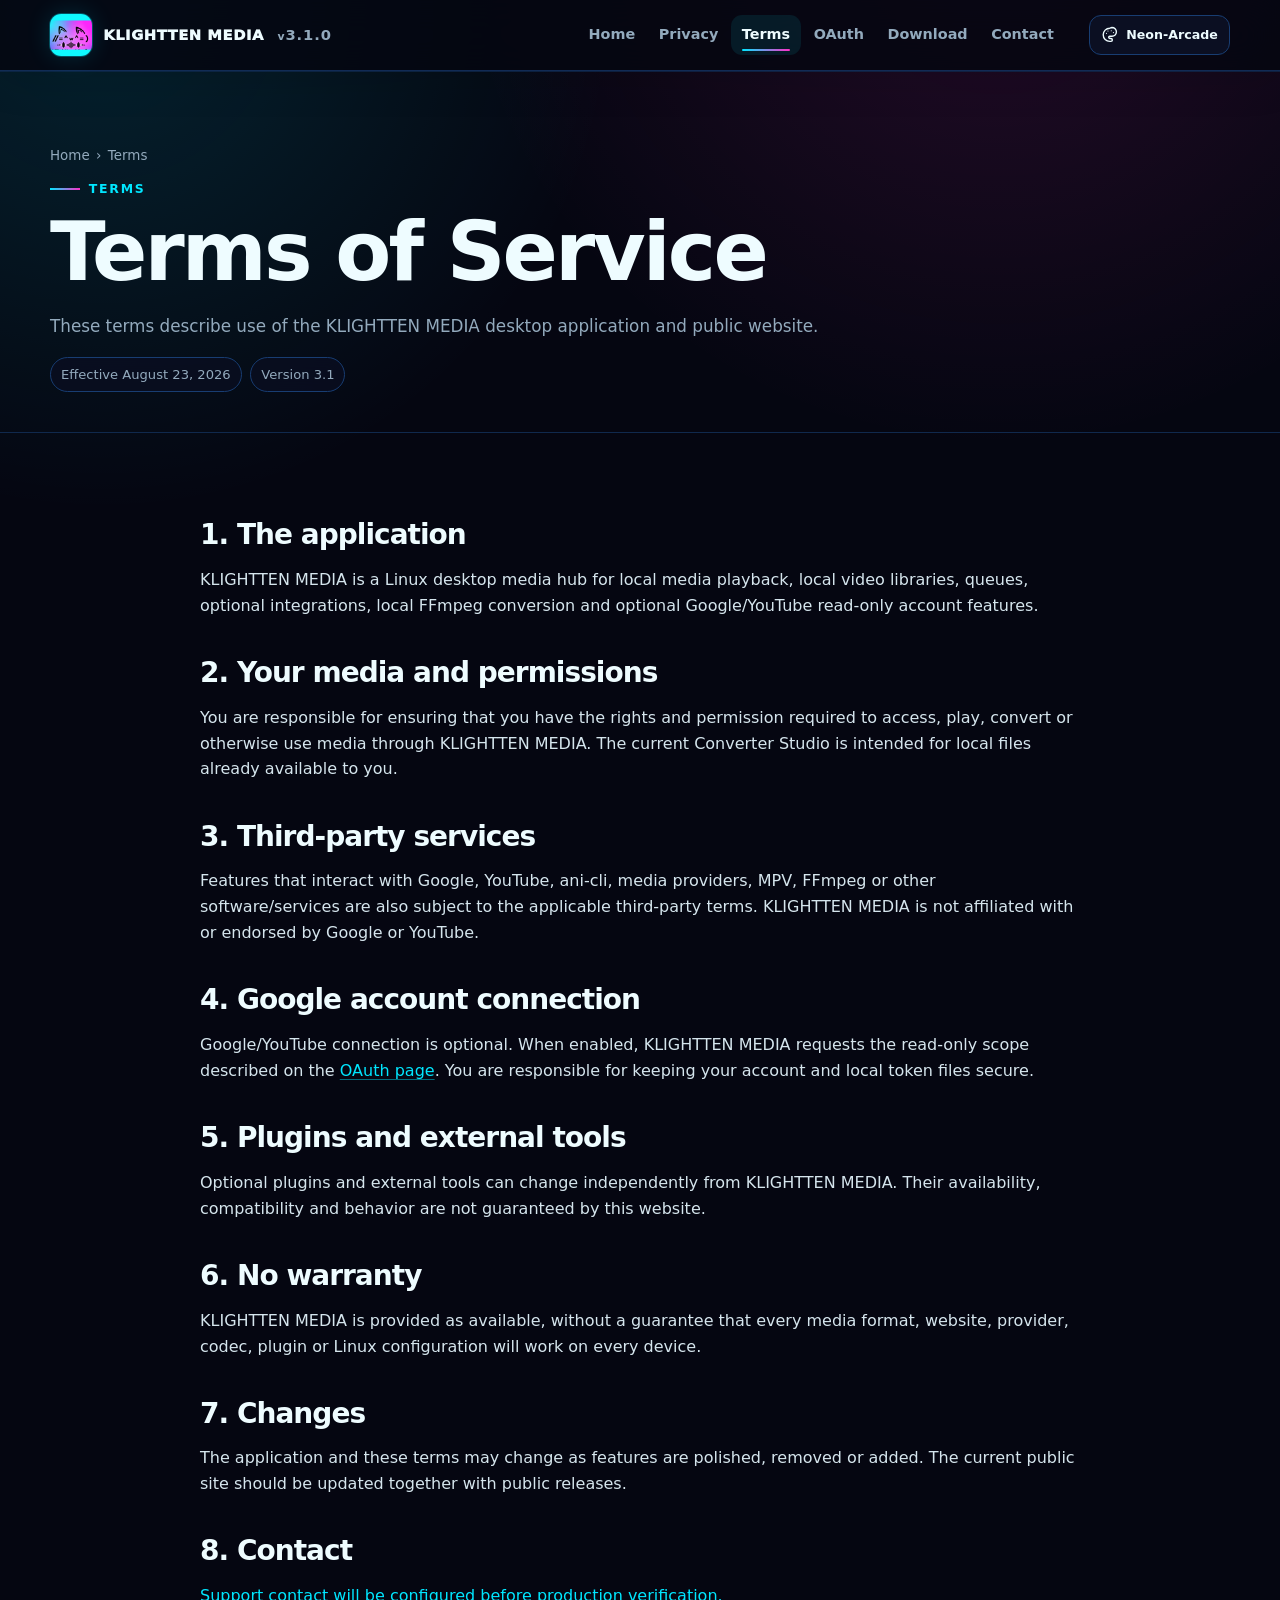
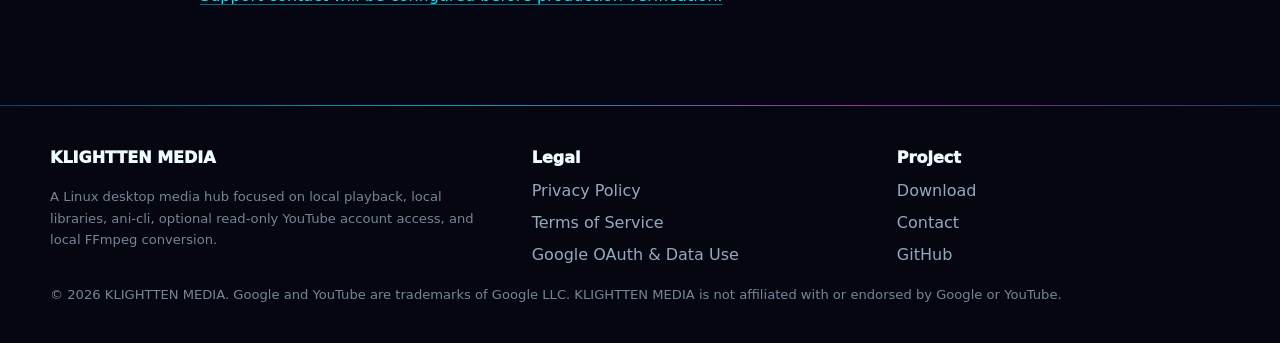
<file: terms/index.html>
<!doctype html>
<html lang="en" data-theme="neon-arcade">
<head>
  <meta charset="utf-8">
  <meta name="viewport" content="width=device-width,initial-scale=1">
  <meta name="description" content="Terms for using KLIGHTTEN MEDIA and its optional third-party integrations.">
  <meta name="theme-color" content="#00e7ff">
  <meta name="color-scheme" content="dark">
  <meta property="og:title" content="Terms of Service — KLIGHTTEN MEDIA">
  <meta property="og:description" content="Terms for using KLIGHTTEN MEDIA and its optional third-party integrations.">
  <meta property="og:type" content="website">

  <link rel="canonical" href="https://jardeleza0921.github.io/KLIGHTTEN-MEDIA-SITE/terms/">
  <meta property="og:url" content="https://jardeleza0921.github.io/KLIGHTTEN-MEDIA-SITE/terms/">
  <meta property="og:image" content="https://jardeleza0921.github.io/KLIGHTTEN-MEDIA-SITE/assets/logo-brand.png">
  <meta property="og:image:alt" content="KLIGHTTEN MEDIA Neon-Arcade logo">
  <meta name="twitter:card" content="summary_large_image">
  <meta name="twitter:image" content="https://jardeleza0921.github.io/KLIGHTTEN-MEDIA-SITE/assets/logo-brand.png">
  <title>Terms of Service — KLIGHTTEN MEDIA</title>
  <link rel="icon" href="../assets/logo.svg" type="image/svg+xml">
  <link rel="stylesheet" href="../assets/style.css">
  <script src="../assets/site-config.js"></script>
</head>
<body>
<a class="skip-link" href="#main">Skip to content</a>
<header class="site-header">
  <div class="container nav">
    <a class="brand" href="../index.html"><img src="../assets/logo-256.png" alt=""><span>KLIGHTTEN MEDIA</span><small>v<span data-version>3.1.0</span></small></a>
    <nav class="nav-links" data-nav-links aria-label="Primary"><a href="../index.html">Home</a><a href="../privacy/">Privacy</a><a href="../terms/" aria-current="page">Terms</a><a href="../oauth/">OAuth</a><a href="../download/">Download</a><a href="../contact/">Contact</a></nav>
    <div class="header-actions">
      <div class="theme-wrap">
        <button class="theme-button" type="button" data-theme-button aria-expanded="false" aria-haspopup="true" title="Change theme">
          <span data-icon="palette"></span><span data-theme-label>Neon Arcade</span>
        </button>
        <div class="theme-menu" data-theme-menu role="radiogroup" aria-label="Website theme">
          <button class="theme-option" type="button" data-theme-option="dark-mint" role="radio" aria-checked="false"><span class="theme-swatch" style="background:linear-gradient(135deg,#59f0b2,#b7ffe0)"></span><span><strong>Dark-Mint</strong><small>Bunny</small></span><span>01</span></button>
          <button class="theme-option" type="button" data-theme-option="neon-arcade" role="radio" aria-checked="true"><span class="theme-swatch" style="background:linear-gradient(135deg,#00e7ff,#ff2ec8)"></span><span><strong>Neon-Arcade</strong><small>Cat • // = ^ w ^ = )</small></span><span>02</span></button>
          <button class="theme-option" type="button" data-theme-option="black-white" role="radio" aria-checked="false"><span class="theme-swatch" style="background:linear-gradient(135deg,#f5f5f5,#333)"></span><span><strong>Black-White</strong><small>Wolf</small></span><span>03</span></button>
          <button class="theme-option" type="button" data-theme-option="crimson-red" role="radio" aria-checked="false"><span class="theme-swatch" style="background:linear-gradient(135deg,#e11d48,#ff667f)"></span><span><strong>Crimson-Red</strong><small>Fox</small></span><span>04</span></button>
          <button class="theme-option" type="button" data-theme-option="cream-coffee" role="radio" aria-checked="false"><span class="theme-swatch" style="background:linear-gradient(135deg,#ead4b0,#a8754f)"></span><span><strong>Cream Coffee</strong><small>Dog</small></span><span>05</span></button>
        </div>
      </div>
      <button class="menu-btn" type="button" data-menu-button aria-label="Open navigation" aria-expanded="false"><span data-icon="menu"></span></button>
    </div>
  </div>
</header>
<main id="main">
<section class="page-hero"><div class="container"><div class="breadcrumb"><a href="../index.html">Home</a><span>›</span><span>Terms</span></div><div class="eyebrow">Terms</div><h1>Terms of Service</h1><p>These terms describe use of the KLIGHTTEN MEDIA desktop application and public website.</p><div class="meta"><span class="pill">Effective August 23, 2026</span><span class="pill">Version 3.1</span></div></div></section>
<article class="container prose">
  <h2>1. The application</h2><p>KLIGHTTEN MEDIA is a Linux desktop media hub for local media playback, local video libraries, queues, optional integrations, local FFmpeg conversion and optional Google/YouTube read-only account features.</p>
  <h2>2. Your media and permissions</h2><p>You are responsible for ensuring that you have the rights and permission required to access, play, convert or otherwise use media through KLIGHTTEN MEDIA. The current Converter Studio is intended for local files already available to you.</p>
  <h2>3. Third-party services</h2><p>Features that interact with Google, YouTube, ani-cli, media providers, MPV, FFmpeg or other software/services are also subject to the applicable third-party terms. KLIGHTTEN MEDIA is not affiliated with or endorsed by Google or YouTube.</p>
  <h2>4. Google account connection</h2><p>Google/YouTube connection is optional. When enabled, KLIGHTTEN MEDIA requests the read-only scope described on the <a href="../oauth/">OAuth page</a>. You are responsible for keeping your account and local token files secure.</p>
  <h2>5. Plugins and external tools</h2><p>Optional plugins and external tools can change independently from KLIGHTTEN MEDIA. Their availability, compatibility and behavior are not guaranteed by this website.</p>
  <h2>6. No warranty</h2><p>KLIGHTTEN MEDIA is provided as available, without a guarantee that every media format, website, provider, codec, plugin or Linux configuration will work on every device.</p>
  <h2>7. Changes</h2><p>The application and these terms may change as features are polished, removed or added. The current public site should be updated together with public releases.</p>
  <h2>8. Contact</h2><p><a data-support aria-disabled="true">Support contact will be configured before production verification.</a></p>
</article>
</main>
<footer class="site-footer">
  <div class="container footer-grid">
    <div><div class="footer-title">KLIGHTTEN MEDIA</div><div class="footer-small">A Linux desktop media hub focused on local playback, local libraries, ani-cli, optional read-only YouTube account access, and local FFmpeg conversion.</div></div>
    <div><div class="footer-title">Legal</div><div class="footer-links"><a href="../privacy/">Privacy Policy</a><a href="../terms/">Terms of Service</a><a href="../oauth/">Google OAuth &amp; Data Use</a></div></div>
    <div><div class="footer-title">Project</div><div class="footer-links"><a href="../download/">Download</a><a href="../contact/">Contact</a><a data-github data-github-label="GitHub link not configured" aria-disabled="true">GitHub</a></div></div>
  </div>
  <div class="container footer-small">© <span data-year></span> KLIGHTTEN MEDIA. Google and YouTube are trademarks of Google LLC. KLIGHTTEN MEDIA is not affiliated with or endorsed by Google or YouTube.</div>
</footer><script src="../assets/site.js"></script>
</body>
</html>
</file>
<file: assets/style.css>
:root{
  color-scheme:dark;--max:1180px;--bg:#06110f;--bg-soft:#081916;--surface:#0d2420;--surface-2:#0a1c19;--text:#effff8;--muted:#8cb8aa;--line:#245b4d;--line-soft:#153c33;--accent:#59f0b2;--accent-2:#b7ffe0;--accent-fg:#03110d;--good:#66f7ba;--warn:#e9c37f;--danger:#ff6e8d;--shadow:0 24px 80px rgba(0,0,0,.32);--glow:rgba(89,240,178,.14)
}
:root[data-theme="dark-mint"]{--bg:#06110f;--bg-soft:#081916;--surface:#0d2420;--surface-2:#0a1c19;--text:#effff8;--muted:#8cb8aa;--line:#245b4d;--line-soft:#153c33;--accent:#59f0b2;--accent-2:#b7ffe0;--accent-fg:#03110d;--glow:rgba(89,240,178,.14)}
:root[data-theme="neon-arcade"]{--bg:#050611;--bg-soft:#080a16;--surface:#0b0f22;--surface-2:#0e142a;--text:#eefcff;--muted:#93aabd;--line:#183d72;--line-soft:#10294d;--accent:#00e7ff;--accent-2:#ff2ec8;--accent-fg:#02030b;--glow:rgba(0,231,255,.16)}
:root[data-theme="black-white"]{--bg:#050505;--bg-soft:#090909;--surface:#111;--surface-2:#171717;--text:#f5f5f5;--muted:#aaa;--line:#3b3b3b;--line-soft:#252525;--accent:#f5f5f5;--accent-2:#9b9b9b;--accent-fg:#050505;--glow:rgba(255,255,255,.08)}
:root[data-theme="crimson-red"]{--bg:#100507;--bg-soft:#18080b;--surface:#260d12;--surface-2:#17080b;--text:#fff1f4;--muted:#bd8c98;--line:#6f2030;--line-soft:#43131e;--accent:#e11d48;--accent-2:#ff667f;--accent-fg:#fff;--glow:rgba(225,29,72,.15)}
:root[data-theme="cream-coffee"]{--bg:#16110d;--bg-soft:#211811;--surface:#302319;--surface-2:#241a13;--text:#fff7e9;--muted:#baa991;--line:#6d513c;--line-soft:#463225;--accent:#ead4b0;--accent-2:#a8754f;--accent-fg:#22160e;--glow:rgba(234,212,176,.12)}
*{box-sizing:border-box}
html{scroll-behavior:smooth;background:var(--bg)}
body{
  margin:0;color:var(--text);font-family:Inter,ui-sans-serif,system-ui,-apple-system,BlinkMacSystemFont,"Segoe UI",sans-serif;
  line-height:1.62;background:
    radial-gradient(circle at 78% -5%,color-mix(in srgb,var(--accent-2) 13%,transparent),transparent 34rem),
    radial-gradient(circle at 8% 0%,color-mix(in srgb,var(--accent) 13%,transparent),transparent 32rem),
    var(--bg);
  transition:background-color .22s ease,color .22s ease
}
button,input,select,textarea{font:inherit}
a{color:var(--accent);text-decoration:none}
a:hover{text-decoration:none}
img,svg{display:block}
svg{width:1.1em;height:1.1em;fill:none;stroke:currentColor;stroke-width:1.9;stroke-linecap:round;stroke-linejoin:round}
.container{width:min(var(--max),calc(100% - 2rem));margin:auto}
.skip-link{position:absolute;left:-9999px;top:0;background:var(--accent);color:var(--accent-fg);padding:.65rem .9rem;z-index:100}
.skip-link:focus{left:1rem;top:1rem}
.site-header{
  position:sticky;top:0;z-index:40;border-bottom:1px solid color-mix(in srgb,var(--line) 70%,transparent);
  background:color-mix(in srgb,var(--bg) 86%,transparent);backdrop-filter:blur(18px)
}
.nav{min-height:70px;display:flex;align-items:center;gap:1rem}
.brand{display:flex;align-items:center;gap:.7rem;color:var(--text);font-weight:950;letter-spacing:.035em;white-space:nowrap}
.brand img{width:38px;height:38px}
.brand small{font-weight:750;font-size:.68rem;color:var(--muted);letter-spacing:.08em;margin-left:.15rem}
.nav-links{margin-left:auto;display:flex;align-items:center;gap:.15rem}
.nav-links a{color:var(--muted);padding:.5rem .66rem;border-radius:.7rem;font-size:.9rem;font-weight:720}
.nav-links a:hover,.nav-links a[aria-current="page"]{background:color-mix(in srgb,var(--accent) 9%,transparent);color:var(--text)}
.header-actions{display:flex;align-items:center;gap:.55rem;margin-left:.55rem}
.icon-button,.menu-btn,.theme-button{
  border:1px solid var(--line);background:var(--surface);color:var(--text);min-height:40px;border-radius:.75rem;
  display:inline-flex;align-items:center;justify-content:center;gap:.45rem;padding:.5rem .7rem;font-weight:800;cursor:pointer
}
.icon-button:hover,.menu-btn:hover,.theme-button:hover{border-color:var(--accent);color:var(--accent)}
.menu-btn{display:none;width:42px;padding:0}
.theme-wrap{position:relative}
.theme-button span:last-child{font-size:.79rem}
.theme-menu{
  position:absolute;right:0;top:calc(100% + .6rem);width:244px;padding:.6rem;border:1px solid var(--line);
  border-radius:1rem;background:color-mix(in srgb,var(--surface) 96%,transparent);box-shadow:var(--shadow);
  display:none;z-index:60
}
.theme-menu.open{display:grid;gap:.35rem}
.theme-option{
  display:grid;grid-template-columns:24px 1fr auto;align-items:center;gap:.65rem;width:100%;padding:.62rem;
  border:1px solid transparent;border-radius:.72rem;background:transparent;color:var(--text);text-align:left;cursor:pointer
}
.theme-option:hover,.theme-option.selected{background:color-mix(in srgb,var(--accent) 9%,transparent);border-color:color-mix(in srgb,var(--accent) 32%,transparent)}
.theme-swatch{width:22px;height:22px;border-radius:.45rem;border:1px solid rgba(255,255,255,.15)}
.theme-option small{color:var(--muted)}
.hero{padding:5.6rem 0 4.4rem}
.hero-grid{display:grid;grid-template-columns:1.06fr .94fr;gap:3rem;align-items:center}
.eyebrow{display:flex;align-items:center;gap:.55rem;color:var(--accent);font-size:.78rem;font-weight:900;letter-spacing:.14em;text-transform:uppercase}
.eyebrow:before{content:"";width:30px;height:2px;background:linear-gradient(90deg,var(--accent),var(--accent-2))}
h1,h2,h3{line-height:1.1;letter-spacing:-.035em}
h1{font-size:clamp(3.25rem,7vw,6.4rem);margin:.7rem 0 1rem}
h2{font-size:clamp(2rem,4.5vw,3.35rem);margin:.4rem 0 .9rem}
h3{font-size:1.14rem;margin:.15rem 0 .45rem}
.gradient-text{background:linear-gradient(90deg,var(--accent),var(--text) 46%,var(--accent-2));-webkit-background-clip:text;background-clip:text;color:transparent}
.lead{font-size:clamp(1.02rem,2vw,1.22rem);color:color-mix(in srgb,var(--text) 70%,var(--muted));max-width:760px}
.actions{display:flex;flex-wrap:wrap;gap:.7rem;margin-top:1.45rem}
.btn{
  min-height:44px;padding:.72rem 1rem;border:1px solid var(--line);border-radius:.8rem;background:var(--surface);
  color:var(--text);font-weight:850;display:inline-flex;align-items:center;justify-content:center;gap:.55rem;transition:.16s ease
}
.btn:hover{border-color:var(--accent);color:var(--accent);transform:translateY(-1px)}
.btn.primary{background:var(--accent);border-color:var(--accent);color:var(--accent-fg)}
.btn.primary:hover{color:var(--accent-fg);filter:brightness(1.06)}
.btn.disabled,.btn[aria-disabled="true"]{opacity:.52;pointer-events:none;transform:none}
.btn svg,.feature-icon svg,.mini-icon svg{width:18px;height:18px}
.status-row{display:flex;gap:.55rem;flex-wrap:wrap;margin-top:1.2rem}
.pill{padding:.36rem .62rem;border:1px solid var(--line);border-radius:999px;color:var(--muted);font-size:.82rem;background:color-mix(in srgb,var(--surface) 72%,transparent)}
.pill.version{color:var(--accent);border-color:color-mix(in srgb,var(--accent) 34%,var(--line))}
.app-preview{
  border:1px solid var(--line);border-radius:1.35rem;padding:.8rem;background:linear-gradient(145deg,var(--surface-2),var(--bg-soft));
  box-shadow:var(--shadow),0 0 60px var(--glow);transform:perspective(1100px) rotateY(-2deg) rotateX(1deg)
}
.preview-window{overflow:hidden;border:1px solid color-mix(in srgb,var(--line) 82%,transparent);border-radius:1rem;background:var(--bg)}
.preview-title{height:38px;display:flex;align-items:center;justify-content:space-between;padding:0 .7rem;border-bottom:1px solid var(--line-soft);background:var(--surface)}
.preview-brand{font-size:.68rem;font-weight:950;letter-spacing:.08em}
.preview-dots{display:flex;gap:.3rem}.preview-dots span{width:8px;height:8px;border-radius:50%;background:var(--accent)}.preview-dots span:nth-child(2){background:var(--accent-2)}.preview-dots span:nth-child(3){background:var(--good)}
.preview-body{display:grid;grid-template-columns:64px 1fr;min-height:390px}
.preview-side{padding:.65rem .42rem;border-right:1px solid var(--line-soft);background:var(--bg-soft);display:grid;align-content:start;gap:.48rem}
.preview-side span{height:38px;border-radius:.7rem;background:var(--surface)}
.preview-side span:first-child{border:1px solid var(--accent);background:color-mix(in srgb,var(--accent) 10%,var(--surface))}
.preview-main{padding:1rem;display:grid;grid-template-rows:auto 1fr auto;gap:.8rem}
.preview-search{height:38px;border:1px solid var(--line);background:var(--bg-soft);border-radius:.65rem}
.preview-media{border:1px solid var(--line);border-radius:.85rem;background:radial-gradient(circle at 50% 45%,color-mix(in srgb,var(--accent) 9%,transparent),transparent 13rem),#02030a;display:grid;place-items:center;min-height:220px}
.preview-play{width:64px;height:64px;border-radius:50%;background:var(--accent);color:var(--accent-fg);display:grid;place-items:center;box-shadow:0 0 34px var(--glow)}
.preview-play svg{width:27px;height:27px}
.preview-controls{display:grid;grid-template-columns:40px 40px 1fr 40px;gap:.55rem;align-items:center}
.preview-control{height:38px;border:1px solid var(--line);border-radius:.65rem;background:var(--surface)}
.preview-progress{height:6px;border-radius:99px;background:var(--line-soft);position:relative}.preview-progress:after{content:"";position:absolute;inset:0 46% 0 0;border-radius:inherit;background:linear-gradient(90deg,var(--accent),var(--accent-2))}
.section{padding:4.6rem 0}
.section.alt{background:color-mix(in srgb,var(--surface) 37%,transparent);border-top:1px solid var(--line-soft);border-bottom:1px solid var(--line-soft)}
.section-head{max-width:780px;margin-bottom:2rem}
.section-head p,.card p,.muted{color:var(--muted)}
.grid-2{display:grid;grid-template-columns:repeat(2,minmax(0,1fr));gap:1rem}
.grid-3{display:grid;grid-template-columns:repeat(3,minmax(0,1fr));gap:1rem}
.grid-4{display:grid;grid-template-columns:repeat(4,minmax(0,1fr));gap:1rem}
.card{
  border:1px solid var(--line);border-radius:1rem;padding:1.15rem;background:linear-gradient(145deg,color-mix(in srgb,var(--surface) 92%,transparent),color-mix(in srgb,var(--bg-soft) 94%,transparent));
  min-width:0
}
.card.feature{transition:.16s ease}.card.feature:hover{transform:translateY(-2px);border-color:color-mix(in srgb,var(--accent) 46%,var(--line));box-shadow:0 15px 40px rgba(0,0,0,.14)}
.feature-icon,.mini-icon{width:42px;height:42px;border-radius:.75rem;display:grid;place-items:center;background:color-mix(in srgb,var(--accent) 9%,transparent);border:1px solid color-mix(in srgb,var(--accent) 28%,transparent);color:var(--accent);margin-bottom:.75rem}
.mini-icon{width:34px;height:34px;margin:0;flex:0 0 34px}
.feature-list{display:grid;gap:.7rem}
.feature-line{display:flex;gap:.8rem;align-items:flex-start;padding:.7rem 0;border-bottom:1px solid var(--line-soft)}
.feature-line:last-child{border-bottom:0}
.feature-line strong{display:block;font-size:.95rem}.feature-line span{display:block;color:var(--muted);font-size:.88rem;margin-top:.1rem}
.command-bar{display:flex;align-items:center;gap:.6rem;padding:.75rem .85rem;background:#02030a;border:1px solid var(--line);border-radius:.8rem;color:#cae8f5;font-family:"DejaVu Sans Mono",ui-monospace,monospace;font-size:.86rem;overflow:auto}
.command-bar .prompt{color:var(--accent);font-weight:900}
.keyboard-grid{display:grid;grid-template-columns:repeat(4,minmax(0,1fr));gap:.65rem}
.key-card{display:flex;align-items:center;justify-content:space-between;gap:.7rem;border:1px solid var(--line);border-radius:.8rem;padding:.75rem;background:var(--surface)}
.key-card span{color:var(--muted);font-size:.86rem}
kbd{font:850 .74rem "DejaVu Sans Mono",ui-monospace,monospace;padding:.3rem .45rem;border:1px solid var(--line);border-bottom-width:2px;border-radius:.45rem;background:var(--bg-soft);color:var(--text);white-space:nowrap}
.notice,.warning,.info{border-radius:1rem;padding:1rem 1.1rem;margin:1rem 0;border:1px solid var(--line)}
.notice{background:color-mix(in srgb,var(--good) 6%,var(--surface));border-color:color-mix(in srgb,var(--good) 28%,var(--line))}
.warning{background:color-mix(in srgb,var(--warn) 7%,var(--surface));border-color:color-mix(in srgb,var(--warn) 30%,var(--line))}
.info{background:color-mix(in srgb,var(--accent) 6%,var(--surface));border-color:color-mix(in srgb,var(--accent) 28%,var(--line))}
.page-hero{padding:4.6rem 0 2.5rem;border-bottom:1px solid var(--line-soft)}
.page-hero h1{font-size:clamp(2.8rem,7vw,5.1rem);margin:.45rem 0}
.page-hero p{max-width:790px;color:var(--muted);font-size:1.05rem}
.breadcrumb{display:flex;align-items:center;gap:.4rem;color:var(--muted);font-size:.84rem;margin-bottom:.8rem}.breadcrumb a{color:var(--muted)}.breadcrumb a:hover{color:var(--accent)}
.prose{max-width:880px;margin:0 auto;padding:3rem 0 5rem}
.prose h2{margin-top:2.45rem;font-size:1.75rem}
.prose h3{margin-top:1.55rem}
.prose p,.prose li{color:color-mix(in srgb,var(--text) 72%,var(--muted))}
.prose strong{color:var(--text)}
.prose a{text-decoration:underline;text-decoration-color:color-mix(in srgb,var(--accent) 45%,transparent);text-underline-offset:3px}
.prose ul,.prose ol{padding-left:1.35rem}
.meta{display:flex;gap:.55rem;flex-wrap:wrap;margin-top:1rem}
.table-wrap{overflow:auto;border:1px solid var(--line);border-radius:.9rem}
table{width:100%;border-collapse:collapse;min-width:680px}
th,td{text-align:left;padding:.82rem;border-bottom:1px solid var(--line-soft);vertical-align:top}
th{background:var(--surface);font-size:.86rem}td{color:var(--muted)}
.download-hero-card{display:grid;grid-template-columns:1fr auto;gap:1rem;align-items:center;padding:1.25rem;border:1px solid var(--line);border-radius:1rem;background:var(--surface)}
.download-meta{display:flex;gap:.45rem;flex-wrap:wrap;margin-top:.65rem}
.hash-row{display:grid;grid-template-columns:1fr auto;gap:.6rem;align-items:center;margin-top:.8rem}
.hash{overflow:auto;padding:.65rem .75rem;border:1px solid var(--line);border-radius:.65rem;background:#02030a;color:var(--muted);font:.72rem "DejaVu Sans Mono",ui-monospace,monospace;white-space:nowrap}
.site-footer{border-top:1px solid var(--line);padding:2.4rem 0;background:color-mix(in srgb,var(--bg) 94%,#000)}
.footer-grid{display:grid;grid-template-columns:1.35fr 1fr 1fr;gap:2rem}
.footer-title{font-weight:950;margin-bottom:.45rem}.footer-links{display:grid;gap:.38rem}.footer-links a{color:var(--muted)}.footer-links a:hover{color:var(--accent)}
.footer-small{color:color-mix(in srgb,var(--muted) 78%,transparent);font-size:.82rem;margin-top:1rem}
[data-reveal]{opacity:0;transform:translateY(12px);transition:opacity .45s ease,transform .45s ease}
[data-reveal].revealed{opacity:1;transform:none}
code{font-family:"DejaVu Sans Mono",ui-monospace,monospace;color:color-mix(in srgb,var(--accent) 86%,var(--text))}
pre{background:#02030a;border:1px solid var(--line);border-radius:.85rem;padding:1rem;overflow:auto;color:#cae8f5}
hr{border:0;border-top:1px solid var(--line-soft);margin:2rem 0}
@media(max-width:980px){
  .hero-grid,.grid-4{grid-template-columns:1fr 1fr}
  .grid-3{grid-template-columns:1fr 1fr}
  .nav-links{display:none;position:absolute;top:70px;left:1rem;right:1rem;padding:.7rem;border:1px solid var(--line);border-radius:1rem;background:var(--surface);box-shadow:var(--shadow)}
  .nav-links.open{display:grid}
  .nav-links a{padding:.7rem}
  .menu-btn{display:inline-flex}
  .header-actions{margin-left:auto}
  .theme-button span:last-child{display:none}
  .keyboard-grid{grid-template-columns:1fr 1fr}
}
@media(max-width:680px){
  .container{width:calc(100% - 1.2rem)}
  .hero{padding:4rem 0 3rem}
  .hero-grid,.grid-2,.grid-3,.grid-4,.footer-grid{grid-template-columns:1fr}
  .app-preview{transform:none}
  .preview-body{grid-template-columns:52px 1fr;min-height:320px}
  .preview-media{min-height:175px}
  .keyboard-grid{grid-template-columns:1fr}
  .download-hero-card,.hash-row{grid-template-columns:1fr}
  .actions .btn{flex:1 1 100%}
  .brand small{display:none}
  h1{font-size:3.15rem}
}
@media(prefers-reduced-motion:reduce){
  *,*::before,*::after{scroll-behavior:auto!important;transition-duration:.01ms!important;animation-duration:.01ms!important}
  [data-reveal]{opacity:1;transform:none}
}

.brand img{border-radius:.55rem;object-fit:cover;background:#111}
.brand-showcase{display:grid;grid-template-columns:minmax(240px,390px) 1fr;gap:2.2rem;align-items:center}
.brand-showcase>img{width:100%;border-radius:1.25rem;border:1px solid var(--line);box-shadow:var(--shadow),0 0 55px var(--glow)}
@media(max-width:780px){.brand-showcase{grid-template-columns:1fr}.brand-showcase>img{max-width:420px;margin:auto}}


/* ==========================================================
   KLIGHTTEN MEDIA 3.1 — polished public-site layer
   ========================================================== */

:root{
  --radius-sm:.72rem;
  --radius-md:1rem;
  --radius-lg:1.35rem;
}

html{scroll-padding-top:88px}
body{min-height:100vh;overflow-x:hidden}
body::before{
  content:"";
  position:fixed;
  inset:0;
  pointer-events:none;
  z-index:-1;
  opacity:.34;
  background-image:
    linear-gradient(color-mix(in srgb,var(--accent) 3.5%,transparent) 1px,transparent 1px),
    linear-gradient(90deg,color-mix(in srgb,var(--accent-2) 3.5%,transparent) 1px,transparent 1px);
  background-size:52px 52px;
  mask-image:linear-gradient(to bottom,rgba(0,0,0,.72),transparent 66%);
}

::selection{background:color-mix(in srgb,var(--accent) 68%,var(--accent-2));color:#050505}
*{scrollbar-width:thin;scrollbar-color:var(--line) var(--bg)}
a,button{outline:none}
a:focus-visible,button:focus-visible,[tabindex]:focus-visible{
  box-shadow:0 0 0 3px color-mix(in srgb,var(--accent) 34%,transparent);
  border-radius:.55rem;
}

.site-header{
  box-shadow:0 1px 0 color-mix(in srgb,var(--line-soft) 74%,transparent),0 10px 40px rgba(0,0,0,.12);
}
.brand img{
  width:42px;height:42px;
  border-radius:.7rem;
  box-shadow:0 0 0 1px color-mix(in srgb,var(--accent) 28%,transparent),0 0 24px var(--glow);
}
.brand span{font-size:.92rem}
.nav-links a{position:relative}
.nav-links a[aria-current="page"]::after{
  content:"";position:absolute;left:.7rem;right:.7rem;bottom:.25rem;height:2px;border-radius:99px;
  background:linear-gradient(90deg,var(--accent),var(--accent-2))
}

.hero{position:relative;padding-top:6.3rem}
.hero::after{
  content:"";position:absolute;left:50%;top:7%;width:min(700px,80vw);height:420px;transform:translateX(-20%);
  background:radial-gradient(circle,color-mix(in srgb,var(--accent-2) 13%,transparent),transparent 66%);
  filter:blur(18px);pointer-events:none;z-index:-1
}
.hero .lead{max-width:690px}
.hero h1{max-width:830px}
.actions .btn{box-shadow:inset 0 1px 0 rgba(255,255,255,.035)}
.btn.primary{
  background:linear-gradient(135deg,var(--accent),color-mix(in srgb,var(--accent) 52%,var(--accent-2)));
  box-shadow:0 10px 30px color-mix(in srgb,var(--accent) 16%,transparent);
}
.btn.primary:hover{transform:translateY(-2px);box-shadow:0 14px 38px color-mix(in srgb,var(--accent) 22%,transparent)}
.pill{backdrop-filter:blur(8px)}
.pill.version{font-weight:800}

.product-preview{
  transform:perspective(1200px) rotateY(-3deg) rotateX(1deg);
  position:relative;
}
.product-preview::before{
  content:"";
  position:absolute;
  inset:-1px;
  border-radius:inherit;
  padding:1px;
  background:linear-gradient(135deg,color-mix(in srgb,var(--accent) 72%,transparent),transparent 44%,color-mix(in srgb,var(--accent-2) 56%,transparent));
  -webkit-mask:linear-gradient(#000 0 0) content-box,linear-gradient(#000 0 0);
  -webkit-mask-composite:xor;
  mask-composite:exclude;
  pointer-events:none;
}
.preview-brand{display:flex;align-items:center;gap:.45rem}
.preview-brand img{width:20px;height:20px;border-radius:.35rem}
.preview-brand span{color:var(--muted);font-weight:700;margin-left:.15rem}
.product-layout{display:grid;grid-template-columns:118px 1fr;min-height:390px}
.product-side{
  padding:.85rem .65rem;border-right:1px solid var(--line-soft);background:color-mix(in srgb,var(--bg-soft) 84%,transparent);
  display:flex;flex-direction:column;gap:.38rem
}
.product-side-brand{display:flex;align-items:center;gap:.5rem;margin-bottom:.55rem;padding:.25rem}
.product-side-brand img{width:32px;height:32px;border-radius:.48rem}
.product-side-brand strong{font-size:.62rem;line-height:1.15;letter-spacing:.07em}
.product-nav{
  display:flex;align-items:center;gap:.45rem;padding:.48rem .52rem;border-radius:.55rem;color:var(--muted);
  font-size:.68rem;border:1px solid transparent
}
.product-nav.active{color:var(--text);background:color-mix(in srgb,var(--accent) 9%,transparent);border-color:color-mix(in srgb,var(--accent) 30%,transparent)}
.product-main{padding:1rem;display:flex;flex-direction:column;gap:.8rem;min-width:0}
.product-topline{display:flex;justify-content:space-between;gap:.6rem;align-items:center;font-size:.67rem;font-weight:900;letter-spacing:.1em;color:var(--muted)}
.tiny-pill{border:1px solid var(--line);border-radius:999px;padding:.24rem .45rem;color:var(--accent);font-size:.58rem}
.product-now{
  display:grid;grid-template-columns:86px 1fr;gap:1rem;align-items:center;padding:1rem;
  border:1px solid var(--line);border-radius:1rem;
  background:
    radial-gradient(circle at 10% 20%,color-mix(in srgb,var(--accent) 10%,transparent),transparent 12rem),
    color-mix(in srgb,var(--surface) 92%,transparent)
}
.product-art img{width:86px;height:86px;border-radius:1rem;box-shadow:0 12px 28px rgba(0,0,0,.28)}
.product-track{min-width:0}
.product-track strong{display:block;font-size:1rem;letter-spacing:.02em}
.product-track>span{display:block;color:var(--muted);font-size:.72rem;margin-top:.2rem}
.wave-bars{height:48px;display:flex;align-items:center;gap:4px;margin-top:.65rem;overflow:hidden}
.wave-bars i{display:block;width:4px;border-radius:8px;background:linear-gradient(to top,var(--accent),var(--accent-2));opacity:.92}
.wave-bars i:nth-child(1),.wave-bars i:nth-child(13){height:12px}
.wave-bars i:nth-child(2),.wave-bars i:nth-child(12){height:24px}
.wave-bars i:nth-child(3),.wave-bars i:nth-child(11){height:38px}
.wave-bars i:nth-child(4),.wave-bars i:nth-child(10){height:20px}
.wave-bars i:nth-child(5),.wave-bars i:nth-child(9){height:31px}
.wave-bars i:nth-child(6),.wave-bars i:nth-child(8){height:44px}
.wave-bars i:nth-child(7){height:28px;background:#fff}
.product-progress{height:5px;border-radius:99px;background:var(--line-soft);overflow:hidden}
.product-progress span{display:block;width:62%;height:100%;border-radius:inherit;background:linear-gradient(90deg,var(--accent),var(--accent-2))}
.product-controls{display:flex;align-items:center;gap:.5rem}
.product-controls button{
  width:34px;height:34px;border-radius:.65rem;border:1px solid var(--line);background:var(--surface);color:var(--text);pointer-events:none
}
.product-controls .play-control{background:var(--accent);color:var(--accent-fg);border-color:var(--accent);font-size:.72rem}
.product-volume{margin-left:auto;font:700 .58rem "DejaVu Sans Mono",monospace;color:var(--muted)}
.product-source-grid{display:grid;grid-template-columns:repeat(4,1fr);gap:.45rem}
.product-source-grid>span{display:flex;flex-direction:column;padding:.55rem;border:1px solid var(--line-soft);border-radius:.65rem;background:var(--bg-soft);min-width:0}
.product-source-grid b{font-size:.66rem}
.product-source-grid small{font-size:.56rem;color:var(--muted);white-space:nowrap;overflow:hidden;text-overflow:ellipsis}
.product-footer{
  min-height:38px;border-top:1px solid var(--line-soft);background:var(--surface);
  display:flex;align-items:center;justify-content:space-between;gap:.5rem;padding:0 .8rem;
  color:var(--muted);font-size:.58rem;font-weight:800;letter-spacing:.06em
}

.brand-section{padding-top:3.8rem}
.brand-showcase{
  padding:1.25rem;
  border:1px solid var(--line);
  border-radius:1.35rem;
  background:
    linear-gradient(135deg,color-mix(in srgb,var(--surface) 94%,transparent),color-mix(in srgb,var(--bg-soft) 94%,transparent));
  box-shadow:var(--shadow),0 0 70px var(--glow);
}
.brand-image-wrap{position:relative}
.brand-image-wrap::after{
  content:"";position:absolute;inset:10% -4% -5% 8%;z-index:-1;border-radius:1.4rem;
  background:linear-gradient(135deg,var(--accent),var(--accent-2));filter:blur(42px);opacity:.16
}
.brand-image-wrap img{width:100%;border-radius:1rem}
.theme-token-row{display:flex;flex-wrap:wrap;gap:.5rem;margin-top:1.25rem}
.theme-token{min-width:112px;display:flex;flex-direction:column;gap:.05rem;padding:.55rem .65rem;border-radius:.7rem;border:1px solid var(--line);background:var(--bg-soft)}
.theme-token b{font-size:.72rem}.theme-token small{font-size:.62rem;color:var(--muted)}
.theme-token::before{content:"";width:32px;height:4px;border-radius:99px;margin-bottom:.25rem;background:var(--accent)}
.theme-token.mint::before{background:#59f0b2}.theme-token.neon::before{background:linear-gradient(90deg,#00e7ff,#ff2ec8)}
.theme-token.mono::before{background:linear-gradient(90deg,#fff,#555)}.theme-token.red::before{background:#e11d48}.theme-token.coffee::before{background:#c79a70}

.value-strip{padding:0 0 1.2rem}
.value-grid{
  display:grid;grid-template-columns:repeat(3,1fr);gap:1px;overflow:hidden;border:1px solid var(--line);border-radius:1rem;
  background:var(--line)
}
.value-grid>div{padding:1rem;background:color-mix(in srgb,var(--surface) 96%,transparent)}
.value-grid strong{display:block;font-size:.88rem;margin-bottom:.18rem}
.value-grid span{display:block;color:var(--muted);font-size:.76rem;line-height:1.45}

.card{box-shadow:inset 0 1px 0 color-mix(in srgb,var(--text) 3%,transparent)}
.card.feature{position:relative;overflow:hidden}
.card.feature::after{
  content:"";position:absolute;left:0;right:0;bottom:0;height:2px;transform:scaleX(0);transform-origin:left;
  background:linear-gradient(90deg,var(--accent),var(--accent-2));transition:transform .18s ease
}
.card.feature:hover::after{transform:scaleX(1)}

.verify-card{display:grid;grid-template-columns:1fr minmax(280px,.8fr);gap:1rem;align-items:center;margin-top:1rem}
.verify-card pre{margin:0}
.contact-grid .card{min-height:250px;display:flex;flex-direction:column}
.contact-grid .actions{margin-top:auto}

.site-footer{position:relative}
.site-footer::before{
  content:"";position:absolute;left:0;right:0;top:-1px;height:1px;
  background:linear-gradient(90deg,transparent,var(--accent),var(--accent-2),transparent);opacity:.55
}

@media(max-width:980px){
  .product-preview{transform:none}
  .product-layout{grid-template-columns:98px 1fr}
  .product-source-grid{grid-template-columns:1fr 1fr}
  .value-grid{grid-template-columns:1fr}
}
@media(max-width:680px){
  .hero{padding-top:4.6rem}
  .product-layout{grid-template-columns:1fr}
  .product-side{display:none}
  .product-now{grid-template-columns:66px 1fr}
  .product-art img{width:66px;height:66px}
  .product-footer{flex-wrap:wrap;padding:.55rem .7rem}
  .product-source-grid{grid-template-columns:1fr 1fr}
  .brand-showcase{padding:.85rem}
  .theme-token{flex:1 1 130px}
  .verify-card{grid-template-columns:1fr}
}
</file>
